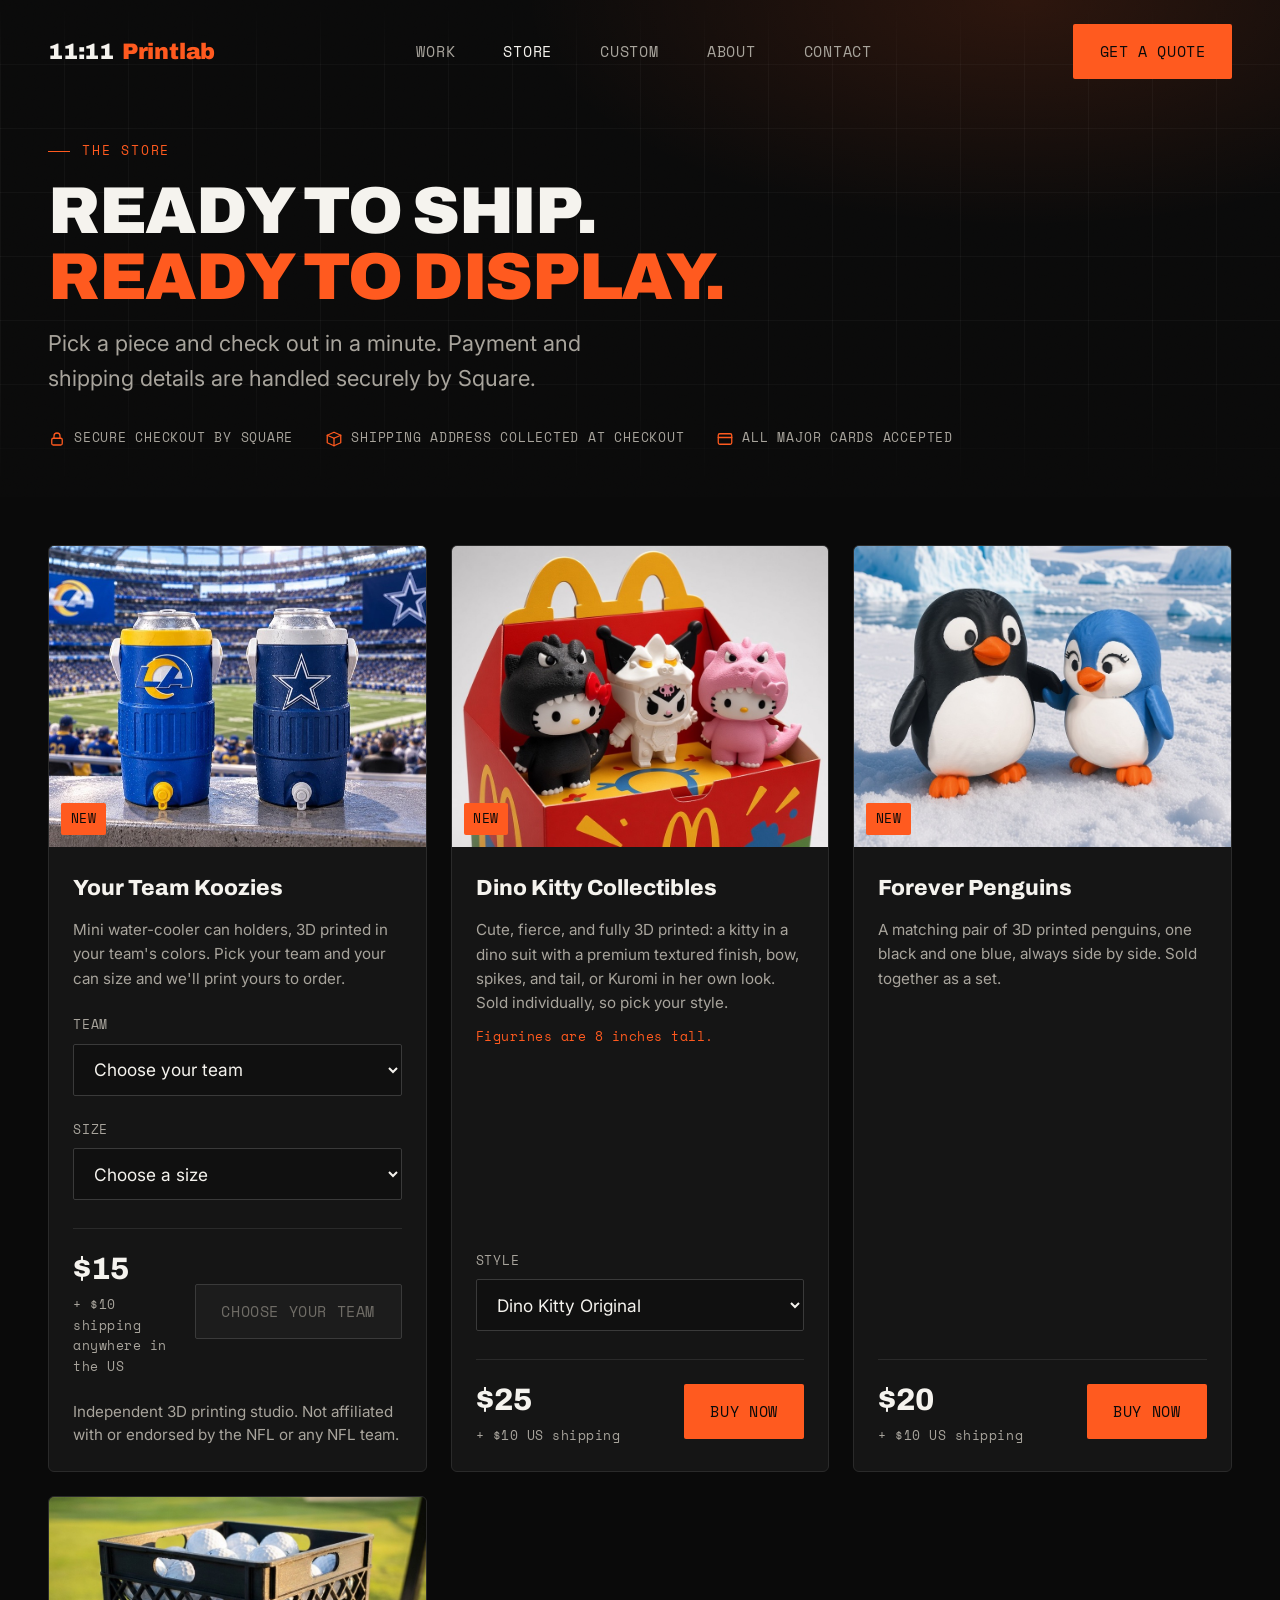
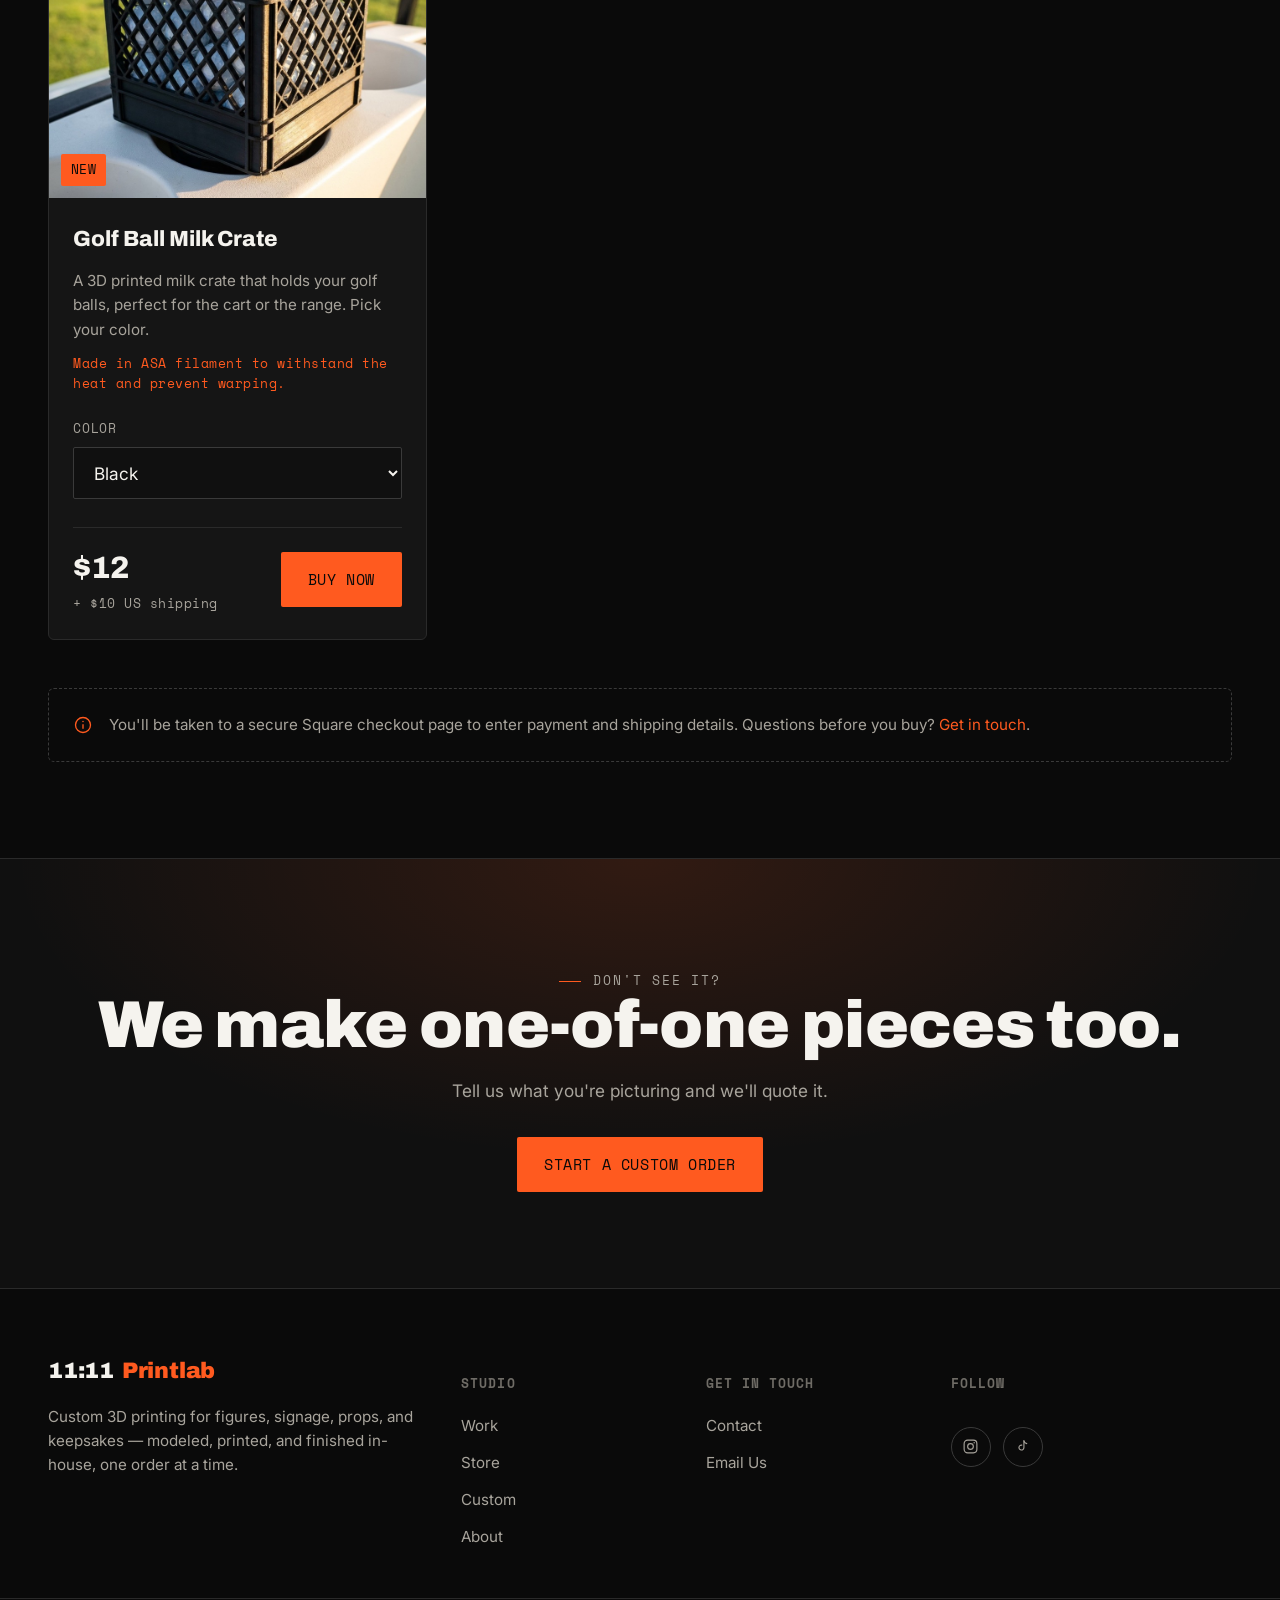
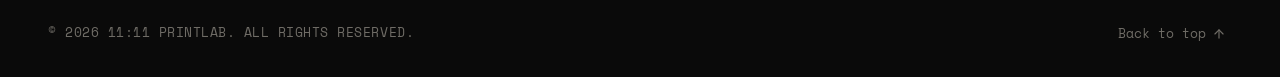
<file: store.html>
<!doctype html>
<html lang="en">
<head>
<meta charset="UTF-8">
<meta name="viewport" content="width=device-width, initial-scale=1">
<title>Store — 11:11 Printlab</title>
<meta name="description" content="Shop ready-to-ship 3D printed pieces from 11:11 Printlab. Secure checkout and shipping handled by Square.">
<link rel="icon" href="data:image/svg+xml,%3Csvg xmlns='http://www.w3.org/2000/svg' viewBox='0 0 64 64'%3E%3Crect width='64' height='64' rx='12' fill='%230a0a0a'/%3E%3Crect x='10' y='10' width='44' height='44' rx='6' fill='none' stroke='%23ff5a1f' stroke-width='3'/%3E%3Cpath d='M20 44V20l12 12 12-12v24' fill='none' stroke='%23ff5a1f' stroke-width='3' stroke-linecap='round' stroke-linejoin='round'/%3E%3C/svg%3E">
<link rel="stylesheet" href="css/style.css?v=20261027c">
</head>
<body>
<a class="skip-link" href="#main">Skip to content</a>

<header class="site-header" id="siteHeader">
  <div class="container nav-row">
    <a href="index.html" class="logo" aria-label="11:11 Printlab home">
      11:11 <em>Printlab</em>
    </a>

    <nav class="nav-links" aria-label="Primary">
      <a href="index.html#work">Work</a>
      <a href="store.html" aria-current="page" style="color:var(--text);">Store</a>
      <a href="index.html#shop">Custom</a>
      <a href="index.html#about">About</a>
      <a href="index.html#contact">Contact</a>
    </nav>

    <div class="nav-actions">
      <a href="index.html#contact" class="btn btn-primary nav-cta">Get a Quote</a>
      <button class="nav-toggle" id="navToggle" aria-label="Toggle menu" aria-expanded="false" aria-controls="mobileMenu">
        <svg class="icon-open" viewBox="0 0 24 24" fill="none" stroke="currentColor" stroke-width="1.8" stroke-linecap="round" aria-hidden="true"><line x1="3" y1="6" x2="21" y2="6"/><line x1="3" y1="12" x2="21" y2="12"/><line x1="3" y1="18" x2="21" y2="18"/></svg>
        <svg class="icon-close" viewBox="0 0 24 24" fill="none" stroke="currentColor" stroke-width="1.8" stroke-linecap="round" aria-hidden="true"><line x1="5" y1="5" x2="19" y2="19"/><line x1="19" y1="5" x2="5" y2="19"/></svg>
      </button>
    </div>
  </div>
</header>

<div class="mobile-menu" id="mobileMenu">
  <a href="index.html#work">Work</a>
  <a href="store.html">Store</a>
  <a href="index.html#shop">Custom</a>
  <a href="index.html#about">About</a>
  <a href="index.html#contact">Contact</a>
  <a href="index.html#contact" class="btn btn-primary">Get a Quote</a>
</div>

<main id="main">

  <section class="store-hero grain">
    <div class="hero-grid" aria-hidden="true"></div>
    <div class="container" style="position:relative;">
      <p class="eyebrow">The Store</p>
      <h1 class="h-display store-title">Ready to ship. <span style="color:var(--orange);">Ready to display.</span></h1>
      <p class="store-sub">Pick a piece and check out in a minute. Payment and shipping details are handled securely by Square.</p>
      <ul class="trust-row">
        <li>
          <svg viewBox="0 0 24 24" fill="none" stroke="currentColor" stroke-width="1.7" stroke-linecap="round" stroke-linejoin="round" aria-hidden="true"><rect x="5" y="11" width="14" height="9" rx="2"/><path d="M8 11V8a4 4 0 0 1 8 0v3"/></svg>
          Secure checkout by Square
        </li>
        <li>
          <svg viewBox="0 0 24 24" fill="none" stroke="currentColor" stroke-width="1.7" stroke-linecap="round" stroke-linejoin="round" aria-hidden="true"><path d="M3 7l9-4 9 4-9 4-9-4z"/><path d="M3 7v10l9 4 9-4V7"/><path d="M12 11v10"/></svg>
          Shipping address collected at checkout
        </li>
        <li>
          <svg viewBox="0 0 24 24" fill="none" stroke="currentColor" stroke-width="1.7" stroke-linecap="round" stroke-linejoin="round" aria-hidden="true"><rect x="3" y="5" width="18" height="14" rx="2"/><path d="M3 10h18"/></svg>
          All major cards accepted
        </li>
      </ul>
    </div>
  </section>

  <section class="section-pad" style="padding-top: var(--space-6);">
    <div class="container">

      <!--
        HOW TO MAKE A BUY NOW BUTTON LIVE
        1. In your Square Dashboard, create a payment link for the product (turn on shipping address collection).
        2. Paste the link into that product's data-square-url below, e.g. data-square-url="https://square.link/u/xxxxxxx"
        3. Until a link is pasted, the button shows "Coming Soon" and can't be clicked.
        Product names, descriptions and prices below are PLACEHOLDERS: edit them to match your Square items.
      -->

      <div class="shop-grid" id="productGrid">

        <!--
          Your Team Koozies: Team + Size dropdowns, $15 + $10 flat US shipping.
          HOW TO MAKE "BUY NOW" GO STRAIGHT TO SQUARE: paste Square payment links into the #koozieLinks block below.
          Until a link exists for the chosen options, the button opens a pre-filled email order instead, so no sale is lost.
        -->
        <article class="shop-card product-card" id="koozieCard">
          <div class="shop-card-media">
            <a href="assets/work/your-team-koozies.jpg" target="_blank" rel="noopener" aria-label="View the full Your Team Koozies product image">
              <img src="assets/work/thumbs/your-team-koozies.jpg" alt="Two mini water-cooler can koozies in team colors, each holding a can, at a football stadium" width="900" height="599" loading="lazy">
            </a>
            <span class="shop-card-price">New</span>
          </div>
          <div class="shop-card-body">
            <h3>Your Team Koozies</h3>
            <p>Mini water-cooler can holders, 3D printed in your team's colors. Pick your team and your can size and we'll print yours to order.</p>
            <div class="field product-option">
              <label for="koozieTeam">Team</label>
              <select id="koozieTeam" class="product-select-combo">
                <option value="">Choose your team</option>
                <option value="Arizona Cardinals">Arizona (ARI)</option>
                <option value="Atlanta Falcons">Atlanta (ATL)</option>
                <option value="Baltimore Ravens">Baltimore (BAL)</option>
                <option value="Buffalo Bills">Buffalo (BUF)</option>
                <option value="Carolina Panthers">Carolina (CAR)</option>
                <option value="Chicago Bears">Chicago (CHI)</option>
                <option value="Cincinnati Bengals">Cincinnati (CIN)</option>
                <option value="Cleveland Browns">Cleveland (CLE)</option>
                <option value="Dallas Cowboys">Dallas (DAL)</option>
                <option value="Denver Broncos">Denver (DEN)</option>
                <option value="Detroit Lions">Detroit (DET)</option>
                <option value="Green Bay Packers">Green Bay (GB)</option>
                <option value="Houston Texans">Houston (HOU)</option>
                <option value="Indianapolis Colts">Indianapolis (IND)</option>
                <option value="Jacksonville Jaguars">Jacksonville (JAX)</option>
                <option value="Kansas City Chiefs">Kansas City (KC)</option>
                <option value="Las Vegas Raiders">Las Vegas (LV)</option>
                <option value="Los Angeles Chargers">Los Angeles (LAC)</option>
                <option value="Los Angeles Rams">Los Angeles (LAR)</option>
                <option value="Miami Dolphins">Miami (MIA)</option>
                <option value="Minnesota Vikings">Minnesota (MIN)</option>
                <option value="New England Patriots">New England (NE)</option>
                <option value="New Orleans Saints">New Orleans (NO)</option>
                <option value="New York Giants">New York (NYG)</option>
                <option value="New York Jets">New York (NYJ)</option>
                <option value="Philadelphia Eagles">Philadelphia (PHI)</option>
                <option value="Pittsburgh Steelers">Pittsburgh (PIT)</option>
                <option value="San Francisco 49ers">San Francisco (SF)</option>
                <option value="Seattle Seahawks">Seattle (SEA)</option>
                <option value="Tampa Bay Buccaneers">Tampa Bay (TB)</option>
                <option value="Tennessee Titans">Tennessee (TEN)</option>
                <option value="Washington Commanders">Washington (WAS)</option>
              </select>
            </div>
            <div class="field product-option">
              <label for="koozieSize">Size</label>
              <select id="koozieSize" class="product-select-combo">
                <option value="">Choose a size</option>
                <option value="12 oz Standard">12 oz Standard</option>
                <option value="12 oz Skinny">12 oz Skinny</option>
                <option value="16 oz">16 oz</option>
              </select>
            </div>
            <div class="product-foot">
              <span class="product-price">$15 <small class="product-ship">+ $10 shipping anywhere in the US</small></span>
              <a class="btn btn-primary combo-btn" id="koozieBuy" href="#" aria-disabled="true">Choose Your Team</a>
            </div>
            <p class="product-hint" id="koozieHint" hidden>Online checkout for this option is coming soon. This button opens an email with your choices filled in, and we'll reply with a secure payment link.</p>
            <p class="product-fine">Independent 3D printing studio. Not affiliated with or endorsed by the NFL or any NFL team.</p>
          </div>
        </article>

        <script type="application/json" id="koozieLinks">{
  "links": {
    "Arizona Cardinals|12 oz Standard": "https://square.link/u/JBSqYh5T",
    "Arizona Cardinals|12 oz Skinny": "https://square.link/u/rxHlxi95",
    "Arizona Cardinals|16 oz": "https://square.link/u/DiKv8sRo",
    "Atlanta Falcons|12 oz Standard": "https://square.link/u/T2wOXr8x",
    "Atlanta Falcons|12 oz Skinny": "https://square.link/u/XoTaGLgB",
    "Atlanta Falcons|16 oz": "https://square.link/u/0XkMxsGE",
    "Baltimore Ravens|12 oz Standard": "https://square.link/u/Q22rOO2i",
    "Baltimore Ravens|12 oz Skinny": "https://square.link/u/RdR6Q0w7",
    "Baltimore Ravens|16 oz": "https://square.link/u/66eryMTa",
    "Buffalo Bills|12 oz Standard": "https://square.link/u/mzKzcBPO",
    "Buffalo Bills|12 oz Skinny": "https://square.link/u/dk96EEfb",
    "Buffalo Bills|16 oz": "https://square.link/u/lBHtceQn",
    "Carolina Panthers|12 oz Standard": "https://square.link/u/QMSdUX0D",
    "Carolina Panthers|12 oz Skinny": "https://square.link/u/YLAGQjJo",
    "Carolina Panthers|16 oz": "https://square.link/u/Mu2xaz9F",
    "Chicago Bears|12 oz Standard": "https://square.link/u/1DyXOYnx",
    "Chicago Bears|12 oz Skinny": "https://square.link/u/kZC0rRc1",
    "Chicago Bears|16 oz": "https://square.link/u/g0fCK5k8",
    "Cincinnati Bengals|12 oz Standard": "https://square.link/u/4343VmMT",
    "Cincinnati Bengals|12 oz Skinny": "https://square.link/u/b4sQVVnJ",
    "Cincinnati Bengals|16 oz": "https://square.link/u/ol9ri6Nf",
    "Cleveland Browns|12 oz Standard": "https://square.link/u/AatZvP4i",
    "Cleveland Browns|12 oz Skinny": "https://square.link/u/xLkyhSWK",
    "Cleveland Browns|16 oz": "https://square.link/u/Fv0Ai7fH",
    "Dallas Cowboys|12 oz Standard": "https://square.link/u/VU2vOKI1",
    "Dallas Cowboys|12 oz Skinny": "https://square.link/u/1xRnqkC7",
    "Dallas Cowboys|16 oz": "https://square.link/u/f4Wkx5aX",
    "Denver Broncos|12 oz Standard": "https://square.link/u/L3ldXZjc",
    "Denver Broncos|12 oz Skinny": "https://square.link/u/DQC5TFgm",
    "Denver Broncos|16 oz": "https://square.link/u/iDOqg4Iv",
    "Detroit Lions|12 oz Standard": "https://square.link/u/cDlC5kfr",
    "Detroit Lions|12 oz Skinny": "https://square.link/u/WETHnm3x",
    "Detroit Lions|16 oz": "https://square.link/u/6z2fUNGj",
    "Green Bay Packers|12 oz Standard": "https://square.link/u/VjcX9MxE",
    "Green Bay Packers|12 oz Skinny": "https://square.link/u/KmjbODf8",
    "Green Bay Packers|16 oz": "https://square.link/u/RCElg3fg",
    "Houston Texans|12 oz Standard": "https://square.link/u/WEacOWkb",
    "Houston Texans|12 oz Skinny": "https://square.link/u/PrFIaD8Q",
    "Houston Texans|16 oz": "https://square.link/u/I2gsOv7f",
    "Indianapolis Colts|12 oz Standard": "https://square.link/u/G8aKiqI4",
    "Indianapolis Colts|12 oz Skinny": "https://square.link/u/1UeVT7NY",
    "Indianapolis Colts|16 oz": "https://square.link/u/9Goz4Vm3",
    "Jacksonville Jaguars|12 oz Standard": "https://square.link/u/Uco5pdwo",
    "Jacksonville Jaguars|12 oz Skinny": "https://square.link/u/tcWv85nX",
    "Jacksonville Jaguars|16 oz": "https://square.link/u/zpi4DPh2",
    "Kansas City Chiefs|12 oz Standard": "https://square.link/u/K7zI120y",
    "Kansas City Chiefs|12 oz Skinny": "https://square.link/u/QaDVNDlW",
    "Kansas City Chiefs|16 oz": "https://square.link/u/ekWYSwp1",
    "Las Vegas Raiders|12 oz Standard": "https://square.link/u/sn3newDM",
    "Las Vegas Raiders|12 oz Skinny": "https://square.link/u/vcQ8QDXj",
    "Las Vegas Raiders|16 oz": "https://square.link/u/NqZ9hJpH",
    "Los Angeles Chargers|12 oz Standard": "https://square.link/u/TC3OVisG",
    "Los Angeles Chargers|12 oz Skinny": "https://square.link/u/bfAh7n0J",
    "Los Angeles Chargers|16 oz": "https://square.link/u/eW0ZykqB",
    "Los Angeles Rams|12 oz Standard": "https://square.link/u/LQTugmeA",
    "Los Angeles Rams|12 oz Skinny": "https://square.link/u/CBr3fv93",
    "Los Angeles Rams|16 oz": "https://square.link/u/yfwFMHQR",
    "Miami Dolphins|12 oz Standard": "https://square.link/u/BEAgsP2k",
    "Miami Dolphins|12 oz Skinny": "https://square.link/u/N5o20WAF",
    "Miami Dolphins|16 oz": "https://square.link/u/jeJYNhXa",
    "Minnesota Vikings|12 oz Standard": "https://square.link/u/roLU4b2G",
    "Minnesota Vikings|12 oz Skinny": "https://square.link/u/1bB5XaSg",
    "Minnesota Vikings|16 oz": "https://square.link/u/lXHblibl",
    "New England Patriots|12 oz Standard": "https://square.link/u/Cpf3Q31i",
    "New England Patriots|12 oz Skinny": "https://square.link/u/a2KvWnRb",
    "New England Patriots|16 oz": "https://square.link/u/YAdPuWR9",
    "New Orleans Saints|12 oz Standard": "https://square.link/u/gAkaDpmR",
    "New Orleans Saints|12 oz Skinny": "https://square.link/u/vGhJ351T",
    "New Orleans Saints|16 oz": "https://square.link/u/BBGbT9oL",
    "New York Giants|12 oz Standard": "https://square.link/u/qVyBZ71D",
    "New York Giants|12 oz Skinny": "https://square.link/u/5hh5FNuj",
    "New York Giants|16 oz": "https://square.link/u/ivvS3SOG",
    "New York Jets|12 oz Standard": "https://square.link/u/3zjZYbXy",
    "New York Jets|12 oz Skinny": "https://square.link/u/7voRlfPX",
    "New York Jets|16 oz": "https://square.link/u/R7IasGx9",
    "Philadelphia Eagles|12 oz Standard": "https://square.link/u/fFXx8zyd",
    "Philadelphia Eagles|12 oz Skinny": "https://square.link/u/iIUp4NW8",
    "Philadelphia Eagles|16 oz": "https://square.link/u/IaUWu4q1",
    "Pittsburgh Steelers|12 oz Standard": "https://square.link/u/h7JRfOHG",
    "Pittsburgh Steelers|12 oz Skinny": "https://square.link/u/GJiAObu9",
    "Pittsburgh Steelers|16 oz": "https://square.link/u/5DwZWjZi",
    "San Francisco 49ers|12 oz Standard": "https://square.link/u/XtBkBYIg",
    "San Francisco 49ers|12 oz Skinny": "https://square.link/u/h4aheANH",
    "San Francisco 49ers|16 oz": "https://square.link/u/xChEvsOU",
    "Seattle Seahawks|12 oz Standard": "https://square.link/u/IMPwoYcF",
    "Seattle Seahawks|12 oz Skinny": "https://square.link/u/mw26UYJs",
    "Seattle Seahawks|16 oz": "https://square.link/u/sGhY228F",
    "Tampa Bay Buccaneers|12 oz Standard": "https://square.link/u/VBGKHsLu",
    "Tampa Bay Buccaneers|12 oz Skinny": "https://square.link/u/YXkiFARm",
    "Tampa Bay Buccaneers|16 oz": "https://square.link/u/PAmm6ULp",
    "Tennessee Titans|12 oz Standard": "https://square.link/u/wnzTMUiT",
    "Tennessee Titans|12 oz Skinny": "https://square.link/u/GzQgweWt",
    "Tennessee Titans|16 oz": "https://square.link/u/V9LUQFEP",
    "Washington Commanders|12 oz Standard": "https://square.link/u/DKh3UiHM",
    "Washington Commanders|12 oz Skinny": "https://square.link/u/JQdBnm2v",
    "Washington Commanders|16 oz": "https://square.link/u/mfiwKD76"
  }
}</script>
        <!--
          koozieLinks keys, most specific first:
            "Dallas Cowboys|12 oz Skinny": "https://square.link/u/..."   one link for that exact team + size
            "*|12 oz Skinny": "https://square.link/u/..."                one link for a size (any team)
            "Dallas Cowboys|*": "https://square.link/u/..."                one link for a team (any size)
            "*|*": "https://square.link/u/..."                             one link for everything
        -->

        <!-- Dino Kitty Collectibles: each color option carries its own Square payment link in data-square-url -->
        <article class="shop-card product-card">
          <div class="shop-card-media">
            <a href="assets/work/dino-kitty.jpg?v=1" target="_blank" rel="noopener" aria-label="View the full Dino Kitty Collectibles product image">
              <img src="assets/work/thumbs/dino-kitty.jpg?v=1" alt="Dino Kitty Collectibles: three 3D printed kitties in black dinosaur, white robot dragon and pink dinosaur costumes, standing in a red toy box" width="900" height="720" loading="lazy">
            </a>
            <span class="shop-card-price">New</span>
          </div>
          <div class="shop-card-body">
            <h3>Dino Kitty Collectibles</h3>
            <p>Cute, fierce, and fully 3D printed: a kitty in a dino suit with a premium textured finish, bow, spikes, and tail, or Kuromi in her own look. Sold individually, so pick your style.<span class="product-spec">Figurines are 8 inches tall.</span></p>
            <div class="field product-option">
              <label for="dinoDuoColor">Style</label>
              <select id="dinoDuoColor" class="product-select" data-buy="dinoDuoBuy">
                <option value="Dino Kitty Original" data-square-url="https://square.link/u/CS9ErSWD">Dino Kitty Original</option>
                <option value="Dino Kuromi Original" data-square-url="https://square.link/u/5uyrSoNb">Dino Kuromi Original</option>
                <option value="Dino Kitty Custom Color" data-square-url="https://square.link/u/TPXJKaIw">Dino Kitty Custom Color (tell us at checkout)</option>
                <option value="Dino Kuromi Custom Color" data-square-url="https://square.link/u/7Llnfw5g">Dino Kuromi Custom Color (tell us at checkout)</option>
              </select>
            </div>
            <div class="product-foot">
              <span class="product-price">$25 <small class="product-ship">+ $10 US shipping</small></span>
              <a class="btn btn-primary buy-btn" id="dinoDuoBuy" href="#" data-square-url="" data-product="Dino Kitty Collectibles">Buy Now</a>
            </div>
          </div>
        </article>

        <!-- Forever Penguins: one product, sold as a pair. Single Square payment link on the button. -->
        <article class="shop-card product-card">
          <div class="shop-card-media">
            <a href="assets/work/forever-penguins.jpg?v=1" target="_blank" rel="noopener" aria-label="View the full Forever Penguins product image">
              <img src="assets/work/thumbs/forever-penguins.jpg?v=1" alt="Forever Penguins: a black penguin and a smaller blue penguin with long lashes, 3D printed, standing together on snow in front of icebergs" width="864" height="691" loading="lazy">
            </a>
            <span class="shop-card-price">New</span>
          </div>
          <div class="shop-card-body">
            <h3>Forever Penguins</h3>
            <p>A matching pair of 3D printed penguins, one black and one blue, always side by side. Sold together as a set.</p>
            <div class="product-foot">
              <span class="product-price">$20 <small class="product-ship">+ $10 US shipping</small></span>
              <a class="btn btn-primary buy-btn" id="foreverPenguinsBuy" href="#" data-square-url="https://square.link/u/razE2Knm" data-product="Forever Penguins (pair)">Buy Now</a>
            </div>
          </div>
        </article>

        <!-- Golf Ball Milk Crate: each color option carries its own Square payment link in data-square-url -->
        <article class="shop-card product-card">
          <div class="shop-card-media">
            <a href="assets/work/golf-ball-milk-crate.jpg?v=1" target="_blank" rel="noopener" aria-label="View the full Golf Ball Milk Crate product image">
              <img src="assets/work/thumbs/golf-ball-milk-crate.jpg?v=1" alt="Golf Ball Milk Crate: a black 3D printed milk crate full of golf balls sitting in the cup holder of a golf cart" width="900" height="720" loading="lazy">
            </a>
            <span class="shop-card-price">New</span>
          </div>
          <div class="shop-card-body">
            <h3>Golf Ball Milk Crate</h3>
            <p>A 3D printed milk crate that holds your golf balls, perfect for the cart or the range. Pick your color.<span class="product-spec">Made in ASA filament to withstand the heat and prevent warping.</span></p>
            <div class="field product-option">
              <label for="golfCrateColor">Color</label>
              <select id="golfCrateColor" class="product-select" data-buy="golfCrateBuy">
                <option value="Black" data-square-url="https://square.link/u/QCd4hI5e">Black</option>
                <option value="Custom Color" data-square-url="https://square.link/u/x7pXb7Gl">Custom Color (tell us at checkout)</option>
              </select>
            </div>
            <div class="product-foot">
              <span class="product-price">$12 <small class="product-ship">+ $10 US shipping</small></span>
              <a class="btn btn-primary buy-btn" id="golfCrateBuy" href="#" data-square-url="" data-product="Golf Ball Milk Crate">Buy Now</a>
            </div>
          </div>
        </article>

      </div>

      <div class="shop-note">
        <svg viewBox="0 0 24 24" fill="none" stroke="currentColor" stroke-width="1.6" aria-hidden="true"><circle cx="12" cy="12" r="9"/><line x1="12" y1="11" x2="12" y2="16.5"/><circle cx="12" cy="7.8" r="0.9" fill="currentColor" stroke="none"/></svg>
        <span>You'll be taken to a secure Square checkout page to enter payment and shipping details. Questions before you buy? <a href="index.html#contact" style="color:var(--orange);">Get in touch</a>.</span>
      </div>
    </div>
  </section>

  <section class="section-pad cta-band">
    <div class="container">
      <p class="eyebrow" style="justify-content:center;">Don't see it?</p>
      <h2 class="h-display">We make one-of-one pieces too.</h2>
      <p>Tell us what you're picturing and we'll quote it.</p>
      <div class="hero-actions">
        <a href="index.html#contact" class="btn btn-primary">Start a Custom Order</a>
      </div>
    </div>
  </section>

</main>

<footer class="site-footer">
  <div class="container footer-top">
    <div class="footer-brand">
      <a href="index.html" class="logo">11:11 <em>Printlab</em></a>
      <p>Custom 3D printing for figures, signage, props, and keepsakes — modeled, printed, and finished in-house, one order at a time.</p>
    </div>
    <div class="footer-col">
      <h5>Studio</h5>
      <ul>
        <li><a href="index.html#work">Work</a></li>
        <li><a href="store.html">Store</a></li>
        <li><a href="index.html#shop">Custom</a></li>
        <li><a href="index.html#about">About</a></li>
      </ul>
    </div>
    <div class="footer-col">
      <h5>Get In Touch</h5>
      <ul>
        <li><a href="index.html#contact">Contact</a></li>
        <li><a href="mailto:11x11printlab@gmail.com">Email Us</a></li>
      </ul>
    </div>
    <div class="footer-col">
      <h5>Follow</h5>
      <div class="social-row">
        <a href="https://instagram.com/11x11printlab" target="_blank" rel="noopener" aria-label="11:11 Printlab on Instagram" title="Instagram">
          <svg viewBox="0 0 24 24" fill="none" stroke="currentColor" stroke-width="1.6" aria-hidden="true"><rect x="3" y="3" width="18" height="18" rx="5"/><circle cx="12" cy="12" r="4"/><circle cx="17.2" cy="6.8" r="1" fill="currentColor" stroke="none"/></svg>
        </a>
        <a href="https://www.tiktok.com/@11x11.print.lab" target="_blank" rel="noopener" aria-label="11:11 Printlab on TikTok" title="TikTok">
          <svg viewBox="0 0 24 24" fill="none" stroke="currentColor" stroke-width="1.6" stroke-linecap="round" stroke-linejoin="round" aria-hidden="true"><path d="M14 4v9.5a3.5 3.5 0 1 1-3-3.46"/><path d="M14 4c.4 2.2 2 3.6 4 4"/></svg>
        </a>
      </div>
    </div>
  </div>
  <div class="container footer-bottom">
    <span>© <span id="year"></span> 11:11 Printlab. All rights reserved.</span>
    <button class="back-to-top" id="backToTop">
      Back to top
      <svg viewBox="0 0 24 24" fill="none" stroke="currentColor" stroke-width="2" stroke-linecap="round" stroke-linejoin="round" aria-hidden="true"><line x1="12" y1="19" x2="12" y2="5"/><polyline points="5 12 12 5 19 12"/></svg>
    </button>
  </div>
</footer>

<div class="toast" id="toast"></div>

<script src="js/main.js?v=20261027b"></script>
</body>
</html>
</file>
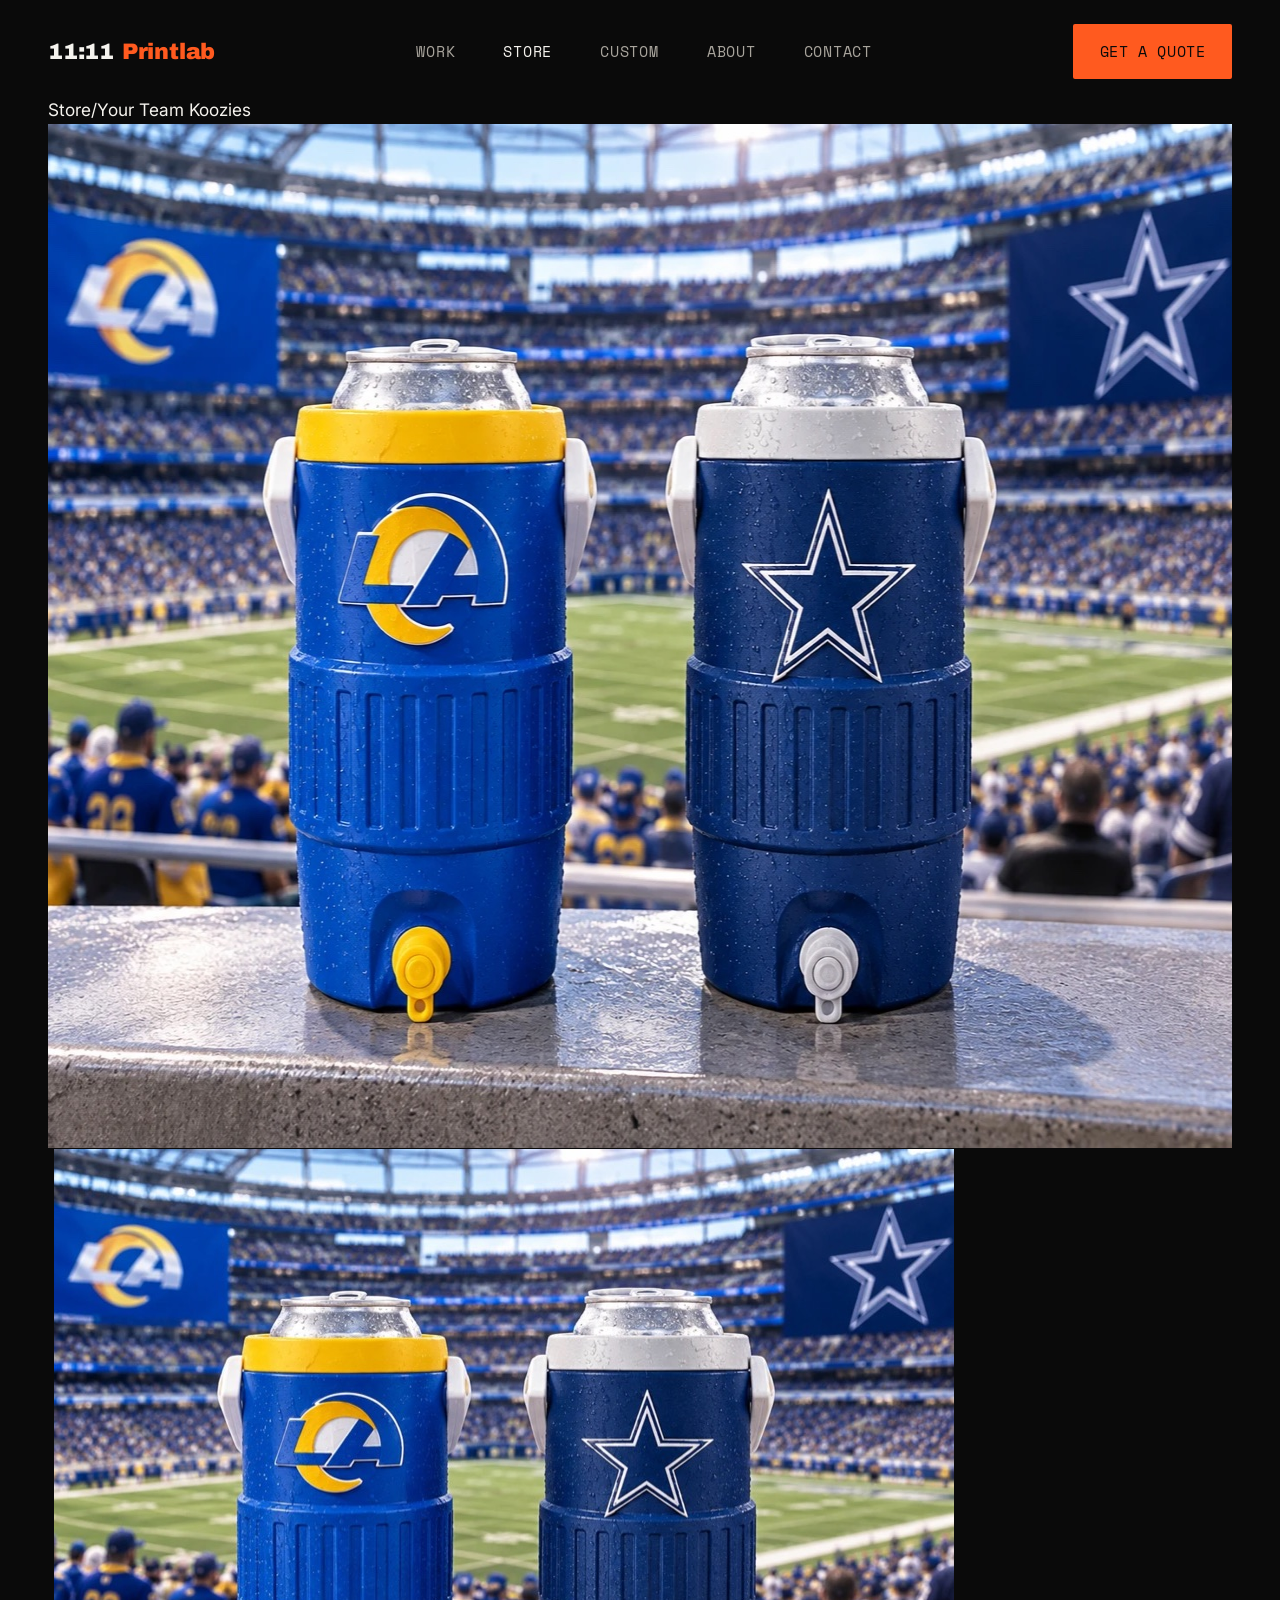
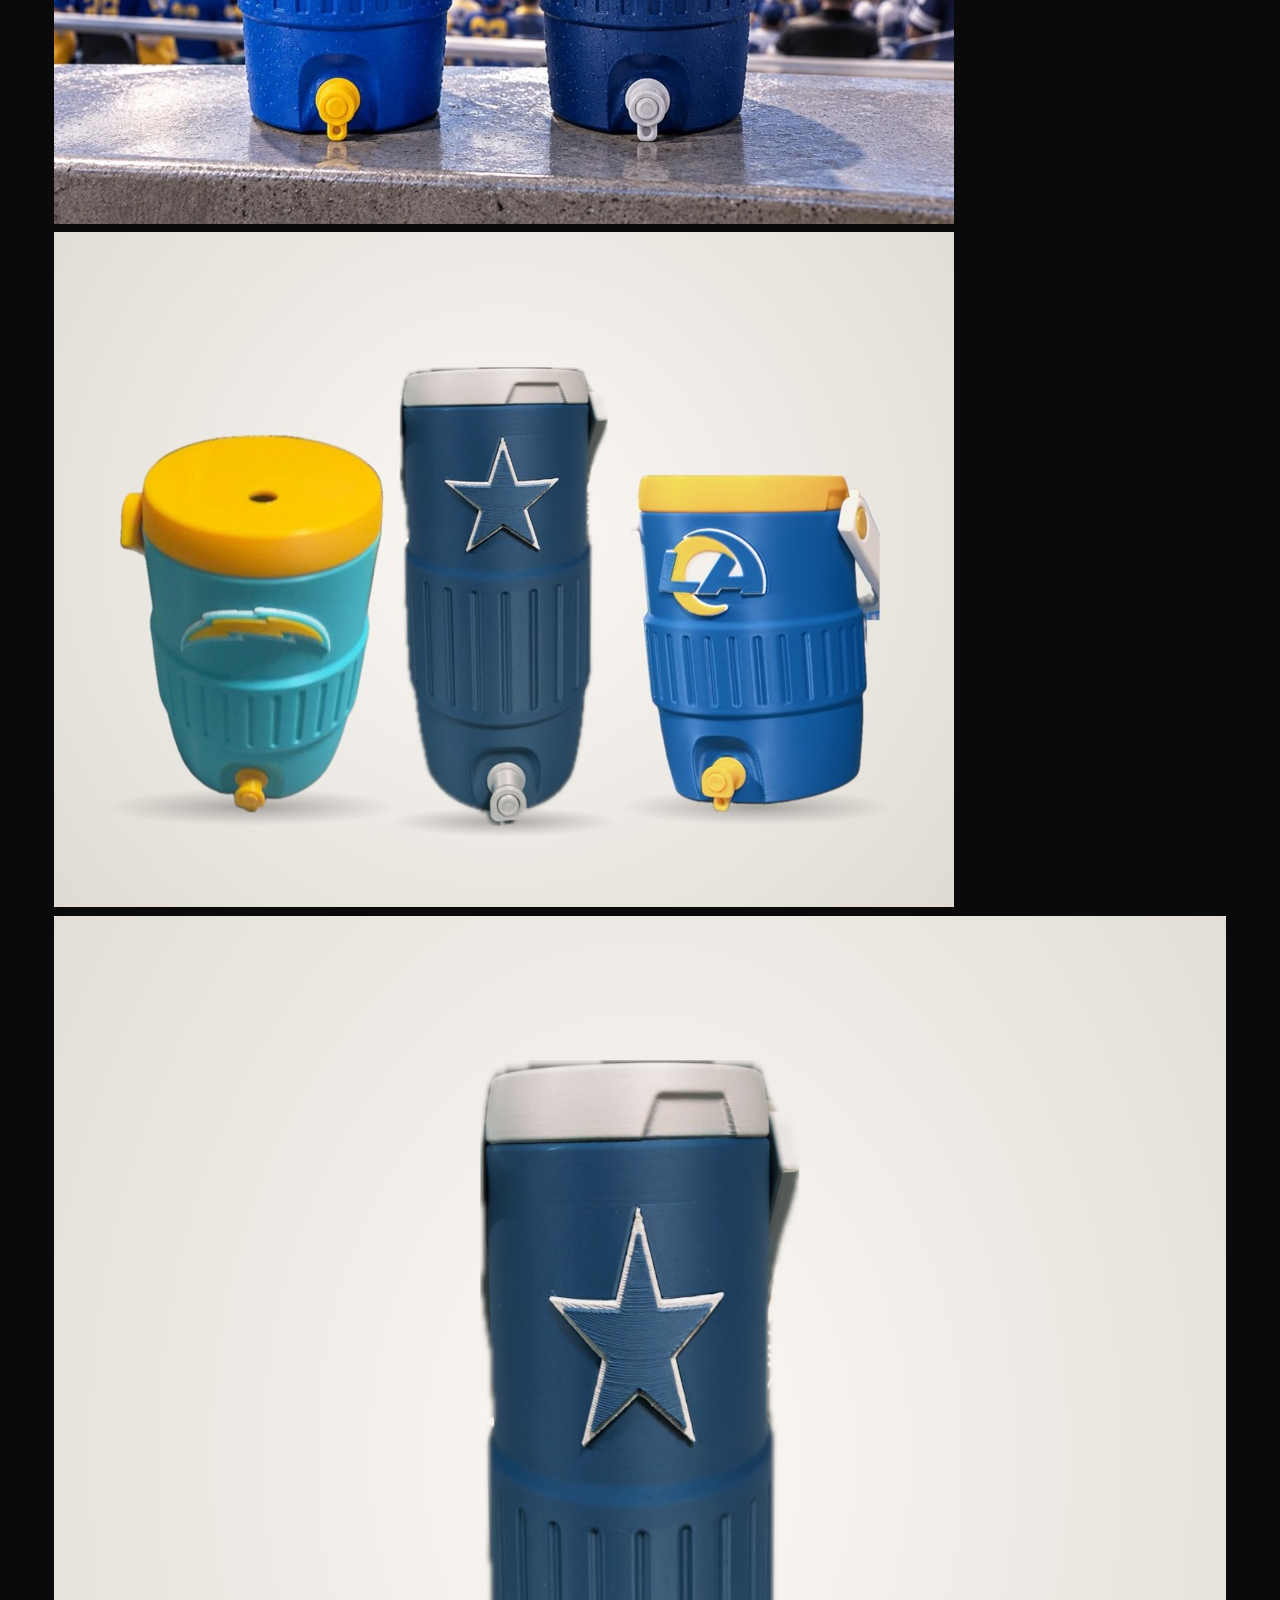
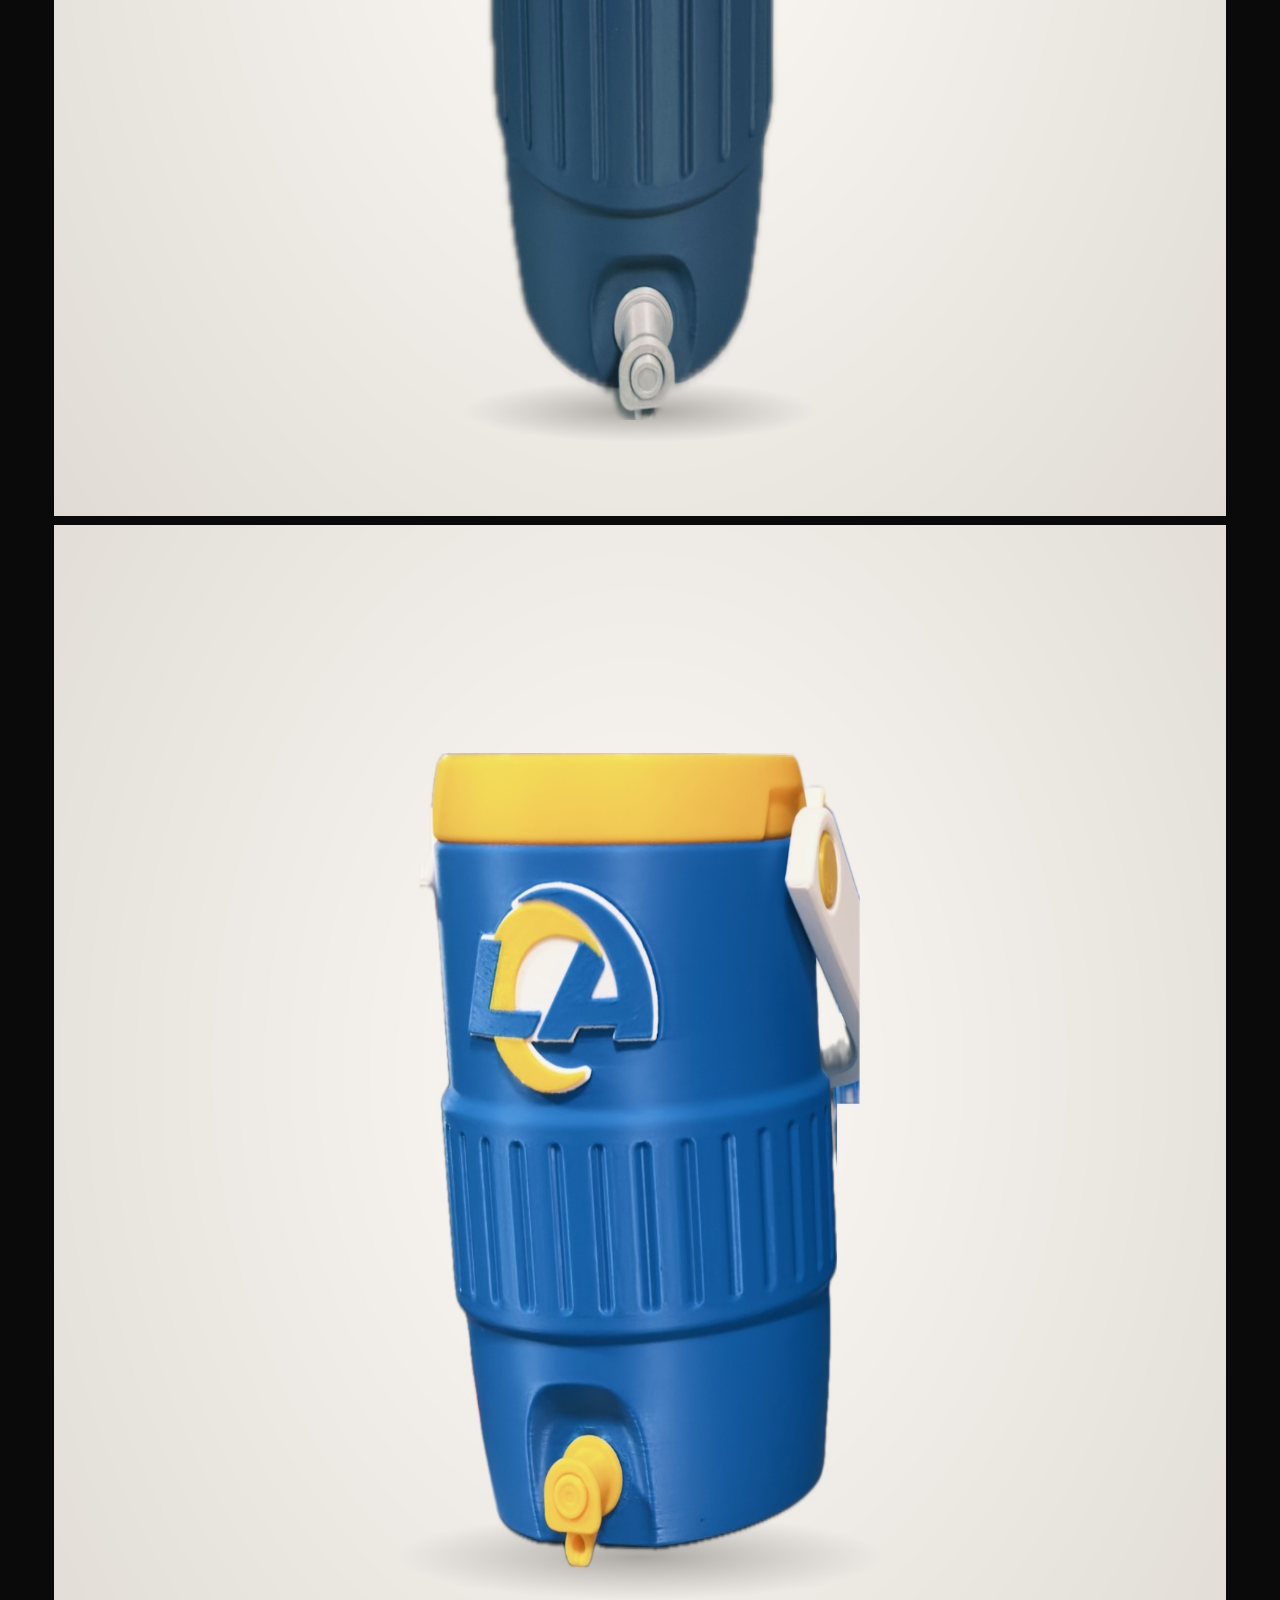
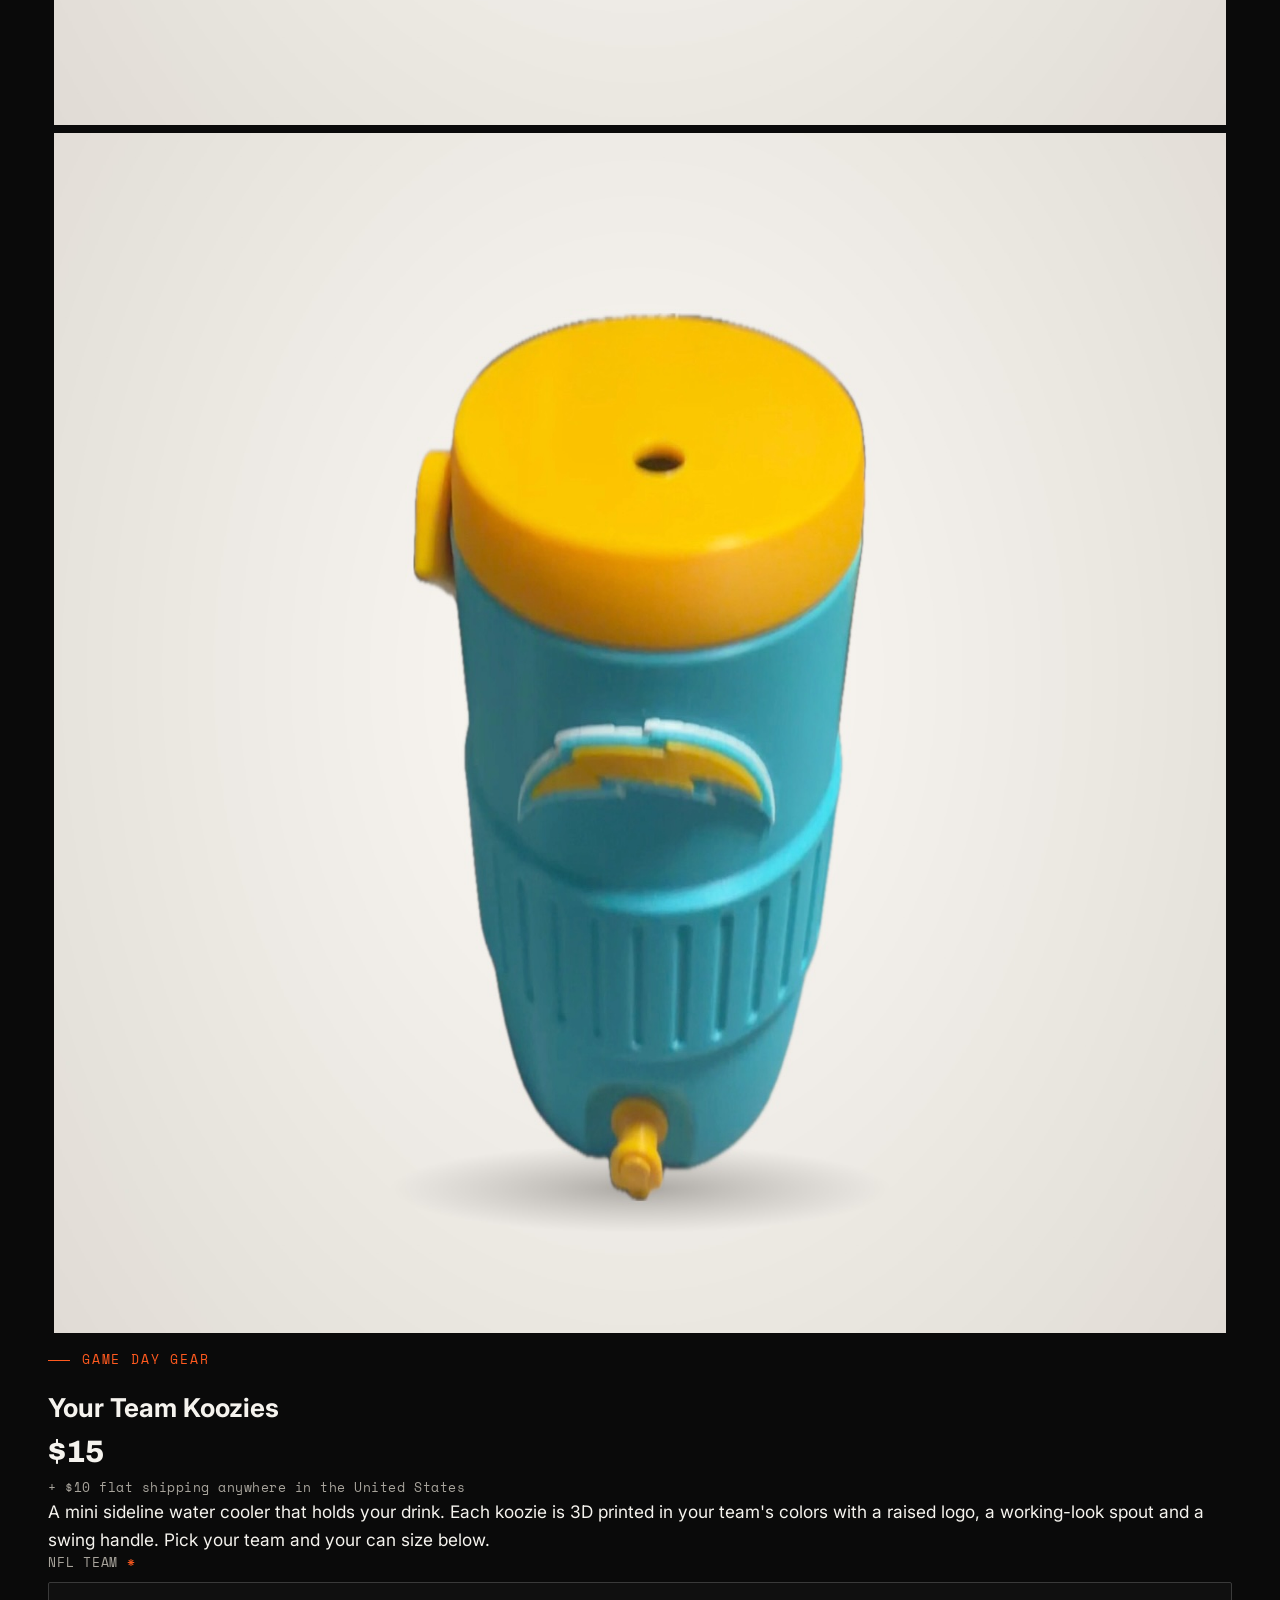
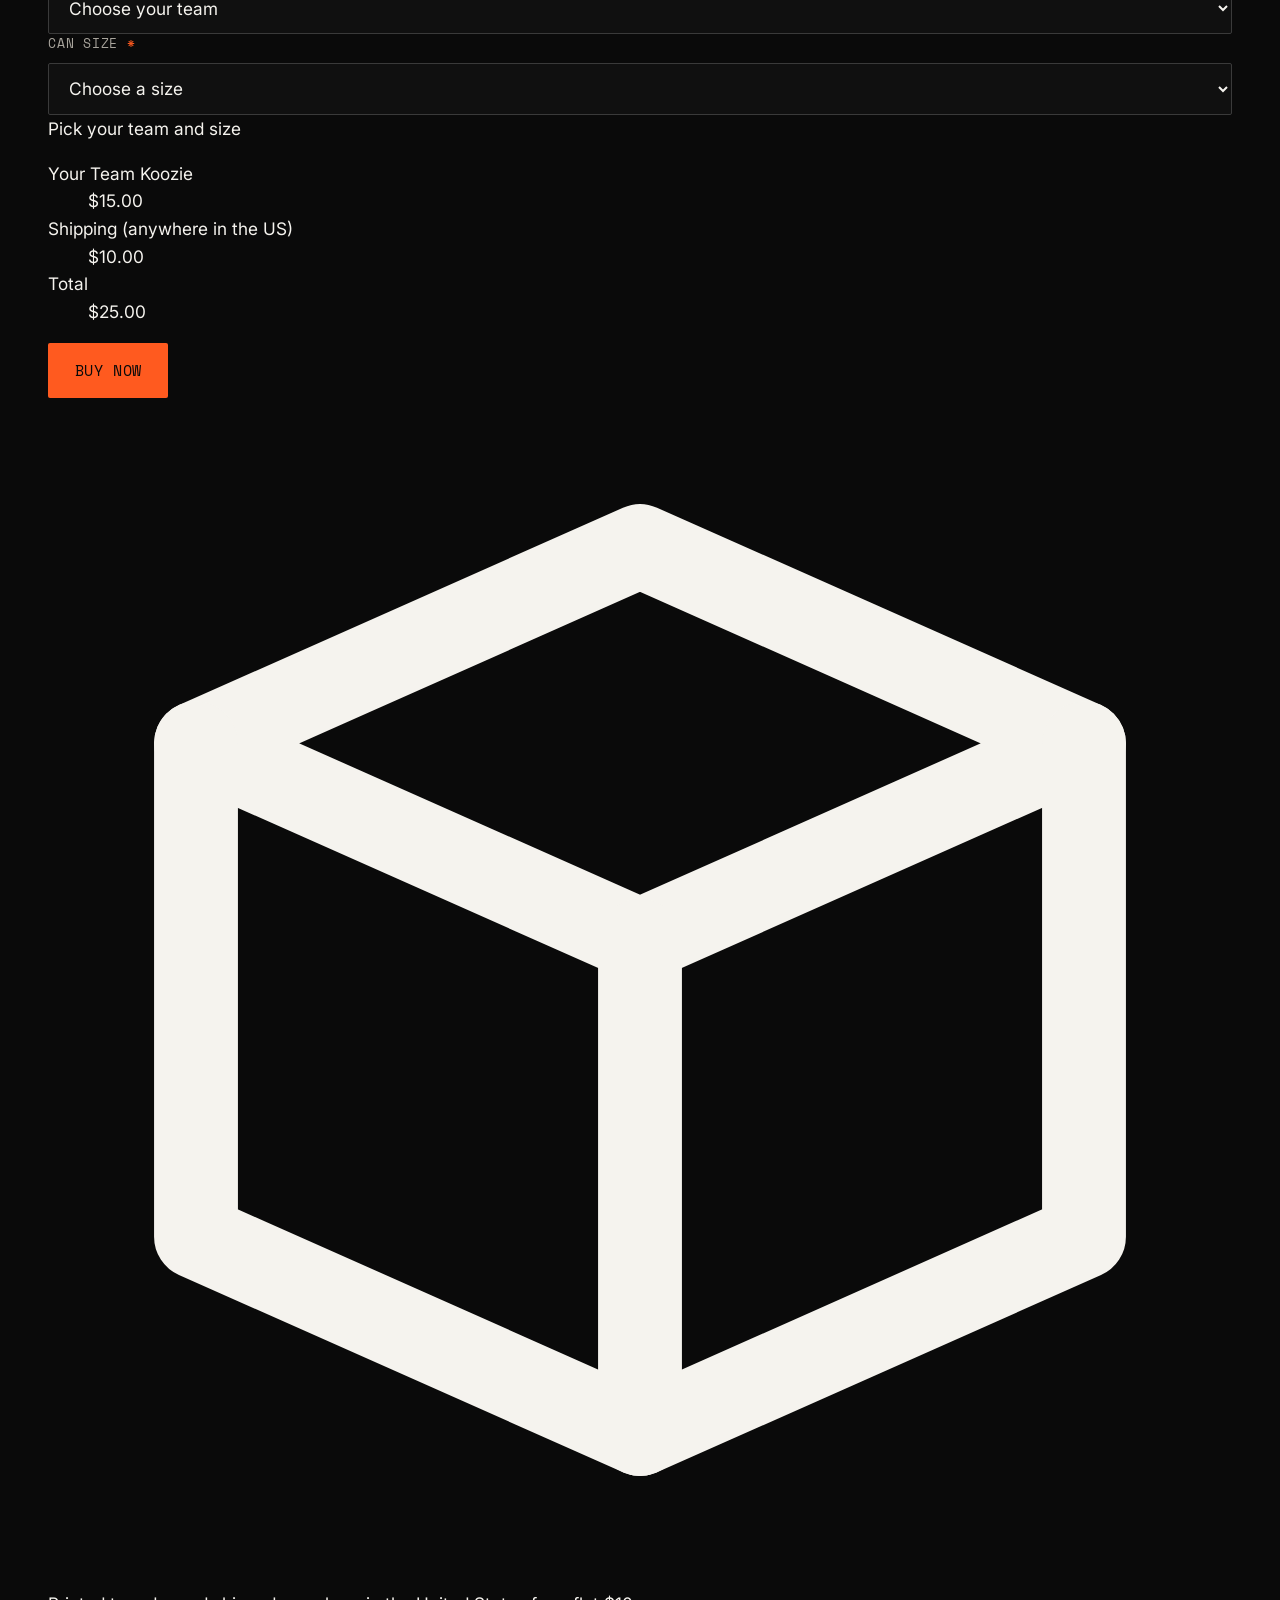
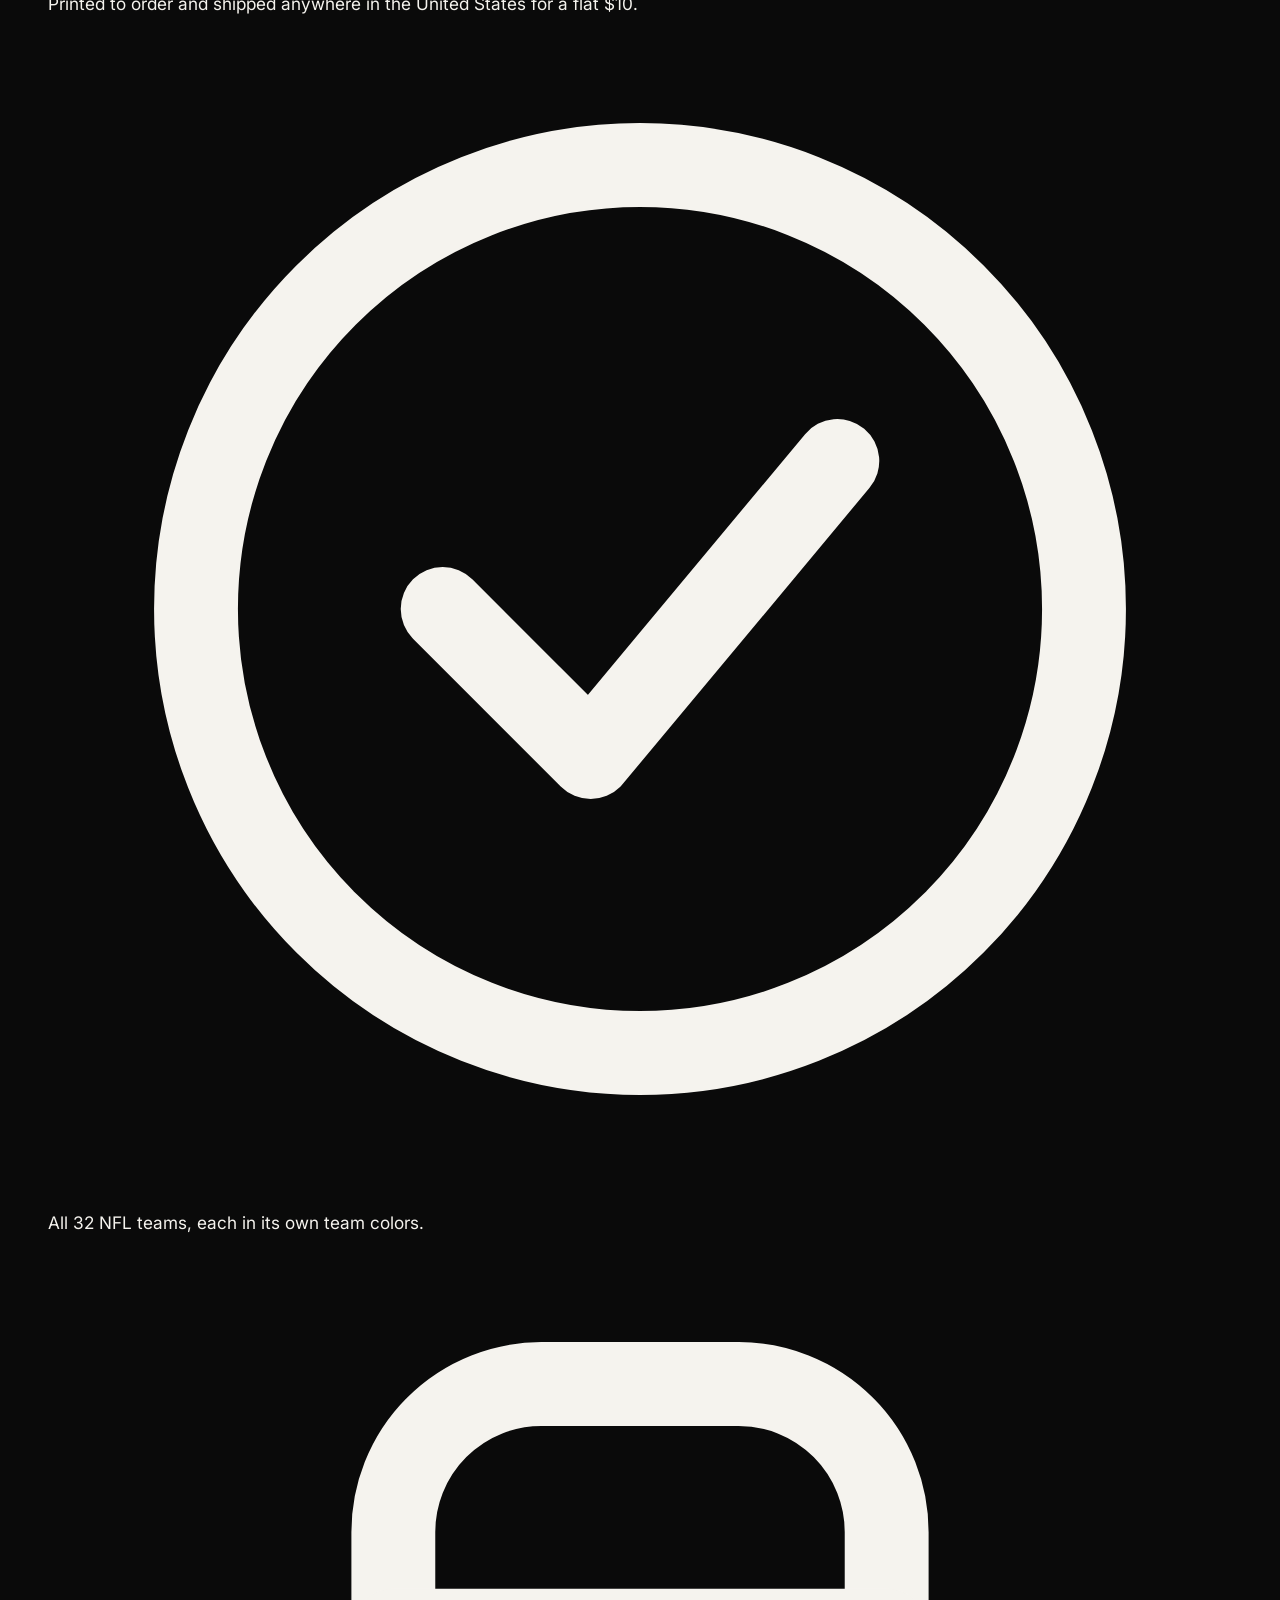
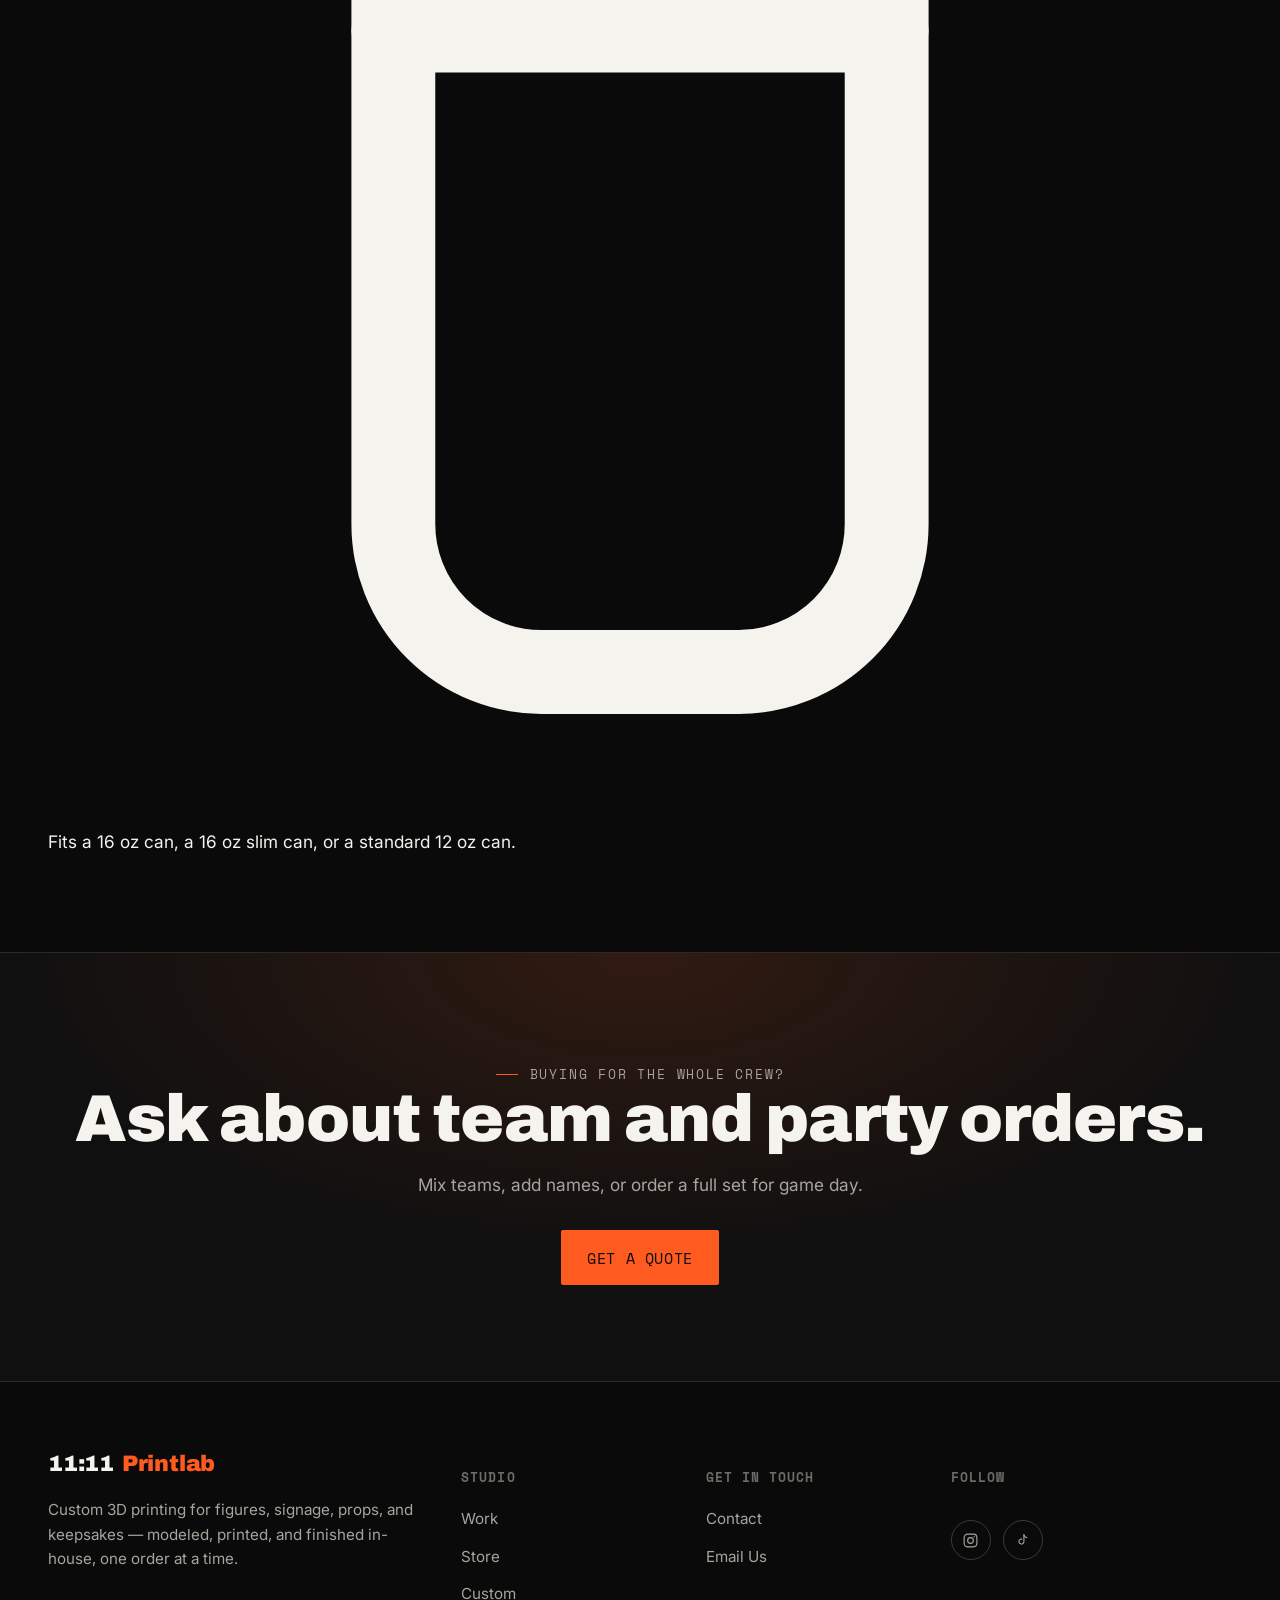
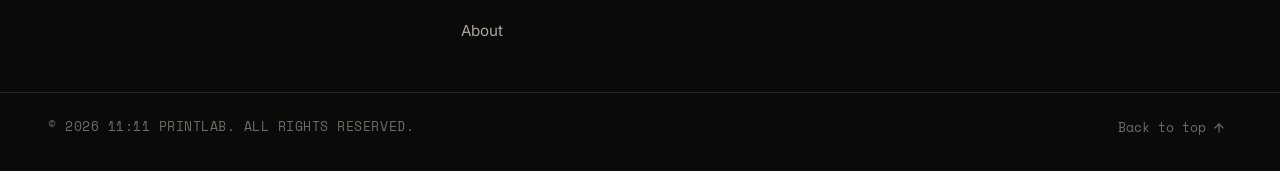
<file: team-koozies.html>
<!doctype html>
<html lang="en">
<head>
<meta charset="UTF-8">
<meta name="viewport" content="width=device-width, initial-scale=1">
<title>Your Team Koozies — 11:11 Printlab</title>
<meta name="description" content="Your Team Koozies: 3D printed mini water-cooler can koozies for all 32 NFL teams. 16 oz, 16 oz slim, or standard can. $15 plus $10 flat US shipping.">
<link rel="icon" href="data:image/svg+xml,%3Csvg xmlns='http://www.w3.org/2000/svg' viewBox='0 0 64 64'%3E%3Crect width='64' height='64' rx='12' fill='%230a0a0a'/%3E%3Crect x='10' y='10' width='44' height='44' rx='6' fill='none' stroke='%23ff5a1f' stroke-width='3'/%3E%3Cpath d='M20 44V20l12 12 12-12v24' fill='none' stroke='%23ff5a1f' stroke-width='3' stroke-linecap='round' stroke-linejoin='round'/%3E%3C/svg%3E">
<link rel="stylesheet" href="css/style.css?v=20261027c">
</head>
<body>
<a class="skip-link" href="#main">Skip to content</a>

<header class="site-header" id="siteHeader">
  <div class="container nav-row">
    <a href="index.html" class="logo" aria-label="11:11 Printlab home">
      11:11 <em>Printlab</em>
    </a>

    <nav class="nav-links" aria-label="Primary">
      <a href="index.html#work">Work</a>
      <a href="store.html" style="color:var(--text);">Store</a>
      <a href="index.html#shop">Custom</a>
      <a href="index.html#about">About</a>
      <a href="index.html#contact">Contact</a>
    </nav>

    <div class="nav-actions">
      <a href="index.html#contact" class="btn btn-primary nav-cta">Get a Quote</a>
      <button class="nav-toggle" id="navToggle" aria-label="Toggle menu" aria-expanded="false" aria-controls="mobileMenu">
        <svg class="icon-open" viewBox="0 0 24 24" fill="none" stroke="currentColor" stroke-width="1.8" stroke-linecap="round" aria-hidden="true"><line x1="3" y1="6" x2="21" y2="6"/><line x1="3" y1="12" x2="21" y2="12"/><line x1="3" y1="18" x2="21" y2="18"/></svg>
        <svg class="icon-close" viewBox="0 0 24 24" fill="none" stroke="currentColor" stroke-width="1.8" stroke-linecap="round" aria-hidden="true"><line x1="5" y1="5" x2="19" y2="19"/><line x1="19" y1="5" x2="5" y2="19"/></svg>
      </button>
    </div>
  </div>
</header>

<div class="mobile-menu" id="mobileMenu">
  <a href="index.html#work">Work</a>
  <a href="store.html">Store</a>
  <a href="index.html#shop">Custom</a>
  <a href="index.html#about">About</a>
  <a href="index.html#contact">Contact</a>
  <a href="index.html#contact" class="btn btn-primary">Get a Quote</a>
</div>

<main id="main">

  <section class="product-page section-pad">
    <div class="container">
      <nav class="breadcrumb" aria-label="Breadcrumb">
        <a href="store.html">Store</a><span aria-hidden="true">/</span><span aria-current="page">Your Team Koozies</span>
      </nav>

      <div class="product-layout">

        <div class="product-gallery">
          <div class="gallery-main">
            <img id="galleryMain" src="assets/store/team-koozies-stadium.jpg" alt="Rams and Cowboys Your Team Koozies holding cans on a railing at a football stadium" width="1365" height="1024">
          </div>
          <div class="gallery-thumbs">
            <button type="button" class="gallery-thumb" aria-pressed="true" data-full="assets/store/team-koozies-stadium.jpg">
              <img src="assets/store/team-koozies-stadium-card.jpg" alt="Rams and Cowboys Your Team Koozies holding cans on a railing at a football stadium" width="900" height="675">
            </button>
            <button type="button" class="gallery-thumb" aria-pressed="false" data-full="assets/store/team-koozies-lineup.jpg">
              <img src="assets/store/team-koozies-lineup-card.jpg" alt="Your Team Koozies lineup: Chargers, Cowboys and Rams water-cooler style can koozies" width="900" height="675">
            </button>
            <button type="button" class="gallery-thumb" aria-pressed="false" data-full="assets/store/team-koozies-cowboys.jpg" data-team="Dallas Cowboys">
              <img src="assets/store/team-koozies-cowboys.jpg" alt="Dallas Cowboys koozie in navy and silver, 16 oz slim can" width="1600" height="1200" loading="lazy">
            </button>
            <button type="button" class="gallery-thumb" aria-pressed="false" data-full="assets/store/team-koozies-rams.jpg" data-team="Los Angeles Rams">
              <img src="assets/store/team-koozies-rams.jpg" alt="Los Angeles Rams koozie in royal blue and gold" width="1600" height="1200" loading="lazy">
            </button>
            <button type="button" class="gallery-thumb" aria-pressed="false" data-full="assets/store/team-koozies-chargers.jpg" data-team="Los Angeles Chargers">
              <img src="assets/store/team-koozies-chargers.jpg" alt="Los Angeles Chargers koozie in powder blue and gold" width="1600" height="1200" loading="lazy">
            </button>
          </div>
        </div>

        <div class="product-info">
          <p class="eyebrow">Game Day Gear</p>
          <h1 class="product-title">Your Team Koozies</h1>
          <span class="product-price">$15</span>
          <p class="product-ship">+ $10 flat shipping anywhere in the United States</p>
          <p class="product-desc">A mini sideline water cooler that holds your drink. Each koozie is 3D printed in your team's colors with a raised logo, a working-look spout and a swing handle. Pick your team and your can size below.</p>

          <!--
            HOW BUY NOW WORKS
            - With no Square link, Buy Now opens an email order with the team, size and price filled in.
            - To take payment by card: in Square, create one payment link for "Your Team Koozies" at $15
              with $10 shipping and shipping address collection turned on (add an order note / custom field
              for the team and size), then paste it into data-square-url on the Buy Now button below.
              The shopper's team and size are copied so they can paste them into the order note.
          -->
          <form class="product-form" id="productForm" data-product="Your Team Koozies" data-price="15" data-shipping="10" novalidate>
            <div class="field">
              <label for="teamSelect">NFL Team <span class="req">*</span></label>
              <select id="teamSelect" name="team" required>
                <option value="">Choose your team</option>
                <optgroup label="AFC">
                  <option>Baltimore Ravens</option>
                  <option>Buffalo Bills</option>
                  <option>Cincinnati Bengals</option>
                  <option>Cleveland Browns</option>
                  <option>Denver Broncos</option>
                  <option>Houston Texans</option>
                  <option>Indianapolis Colts</option>
                  <option>Jacksonville Jaguars</option>
                  <option>Kansas City Chiefs</option>
                  <option>Las Vegas Raiders</option>
                  <option>Los Angeles Chargers</option>
                  <option>Miami Dolphins</option>
                  <option>New England Patriots</option>
                  <option>New York Jets</option>
                  <option>Pittsburgh Steelers</option>
                  <option>Tennessee Titans</option>
                </optgroup>
                <optgroup label="NFC">
                  <option>Arizona Cardinals</option>
                  <option>Atlanta Falcons</option>
                  <option>Carolina Panthers</option>
                  <option>Chicago Bears</option>
                  <option>Dallas Cowboys</option>
                  <option>Detroit Lions</option>
                  <option>Green Bay Packers</option>
                  <option>Los Angeles Rams</option>
                  <option>Minnesota Vikings</option>
                  <option>New Orleans Saints</option>
                  <option>New York Giants</option>
                  <option>Philadelphia Eagles</option>
                  <option>San Francisco 49ers</option>
                  <option>Seattle Seahawks</option>
                  <option>Tampa Bay Buccaneers</option>
                  <option>Washington Commanders</option>
                </optgroup>
              </select>
              <span class="field-error">Please choose your team.</span>
            </div>

            <div class="field">
              <label for="sizeSelect">Can Size <span class="req">*</span></label>
              <select id="sizeSelect" name="size" required>
                <option value="">Choose a size</option>
                <option>16 oz Can</option>
                <option>16 oz Slim Can</option>
                <option>Standard Can (12 oz)</option>
              </select>
              <span class="field-error">Please choose a can size.</span>
            </div>

            <div class="order-summary" aria-live="polite">
              <p class="selection" id="productSelection">Pick your team and size</p>
              <dl>
                <dt>Your Team Koozie</dt><dd>$15.00</dd>
                <dt>Shipping (anywhere in the US)</dt><dd>$10.00</dd>
                <dt class="total">Total</dt><dd class="total">$25.00</dd>
              </dl>
            </div>

            <button type="submit" class="btn btn-primary product-buy" id="productBuy" data-square-url="">Buy Now</button>
          </form>

          <ul class="product-points">
            <li>
              <svg viewBox="0 0 24 24" fill="none" stroke="currentColor" stroke-width="1.7" stroke-linecap="round" stroke-linejoin="round" aria-hidden="true"><path d="M3 7l9-4 9 4-9 4-9-4z"/><path d="M3 7v10l9 4 9-4V7"/><path d="M12 11v10"/></svg>
              <span>Printed to order and shipped anywhere in the United States for a flat $10.</span>
            </li>
            <li>
              <svg viewBox="0 0 24 24" fill="none" stroke="currentColor" stroke-width="1.7" stroke-linecap="round" stroke-linejoin="round" aria-hidden="true"><circle cx="12" cy="12" r="9"/><path d="M8 12l3 3 5-6"/></svg>
              <span>All 32 NFL teams, each in its own team colors.</span>
            </li>
            <li>
              <svg viewBox="0 0 24 24" fill="none" stroke="currentColor" stroke-width="1.7" stroke-linecap="round" stroke-linejoin="round" aria-hidden="true"><rect x="7" y="3" width="10" height="18" rx="3"/><path d="M7 8h10"/></svg>
              <span>Fits a 16 oz can, a 16 oz slim can, or a standard 12 oz can.</span>
            </li>
          </ul>
        </div>

      </div>
    </div>
  </section>

  <section class="section-pad cta-band">
    <div class="container">
      <p class="eyebrow" style="justify-content:center;">Buying for the whole crew?</p>
      <h2 class="h-display">Ask about team and party orders.</h2>
      <p>Mix teams, add names, or order a full set for game day.</p>
      <div class="hero-actions">
        <a href="index.html#contact" class="btn btn-primary">Get a Quote</a>
      </div>
    </div>
  </section>

</main>


<footer class="site-footer">
  <div class="container footer-top">
    <div class="footer-brand">
      <a href="index.html" class="logo">11:11 <em>Printlab</em></a>
      <p>Custom 3D printing for figures, signage, props, and keepsakes — modeled, printed, and finished in-house, one order at a time.</p>
    </div>
    <div class="footer-col">
      <h5>Studio</h5>
      <ul>
        <li><a href="index.html#work">Work</a></li>
        <li><a href="store.html">Store</a></li>
        <li><a href="index.html#shop">Custom</a></li>
        <li><a href="index.html#about">About</a></li>
      </ul>
    </div>
    <div class="footer-col">
      <h5>Get In Touch</h5>
      <ul>
        <li><a href="index.html#contact">Contact</a></li>
        <li><a href="mailto:11x11printlab@gmail.com">Email Us</a></li>
      </ul>
    </div>
    <div class="footer-col">
      <h5>Follow</h5>
      <div class="social-row">
        <a href="https://instagram.com/11x11printlab" target="_blank" rel="noopener" aria-label="11:11 Printlab on Instagram" title="Instagram">
          <svg viewBox="0 0 24 24" fill="none" stroke="currentColor" stroke-width="1.6" aria-hidden="true"><rect x="3" y="3" width="18" height="18" rx="5"/><circle cx="12" cy="12" r="4"/><circle cx="17.2" cy="6.8" r="1" fill="currentColor" stroke="none"/></svg>
        </a>
        <a href="https://www.tiktok.com/@11x11.print.lab" target="_blank" rel="noopener" aria-label="11:11 Printlab on TikTok" title="TikTok">
          <svg viewBox="0 0 24 24" fill="none" stroke="currentColor" stroke-width="1.6" stroke-linecap="round" stroke-linejoin="round" aria-hidden="true"><path d="M14 4v9.5a3.5 3.5 0 1 1-3-3.46"/><path d="M14 4c.4 2.2 2 3.6 4 4"/></svg>
        </a>
      </div>
    </div>
  </div>
  <div class="container footer-bottom">
    <span>© <span id="year"></span> 11:11 Printlab. All rights reserved.</span>
    <button class="back-to-top" id="backToTop">
      Back to top
      <svg viewBox="0 0 24 24" fill="none" stroke="currentColor" stroke-width="2" stroke-linecap="round" stroke-linejoin="round" aria-hidden="true"><line x1="12" y1="19" x2="12" y2="5"/><polyline points="5 12 12 5 19 12"/></svg>
    </button>
  </div>
</footer>

<div class="toast" id="toast"></div>

<script src="js/main.js?v=20261027c"></script>
</body>
</html>
</file>
<file: css/style.css>
/* ==========================================================================
   11:11 PRINTLAB — Design tokens
   ========================================================================== */
@import url('https://fonts.googleapis.com/css2?family=Archivo:wght@400;500;600;700;800;900&family=Inter:wght@400;500;600;700&family=Space+Mono:wght@400;700&display=swap');

:root{
  /* --- color: dark surface system --- */
  --bg:            #0a0a0a;
  --bg-soft:       #101010;
  --surface:       #151515;
  --surface-2:     #1c1c1c;
  --border:        #2a2a2a;
  --border-strong: #3a3a3a;

  --text:          #f5f3ee;
  --text-dim:      #a8a49c;
  --text-faint:    #6f6c66;

  --orange:        #ff5a1f;
  --orange-light:  #ff8a4d;
  --orange-deep:   #cc4318;
  --on-orange:     #0a0a0a;

  --danger:        #ef4444;
  --success:       #34d399;

  /* --- light-mode surface system (used only if a viewer forces light) --- */
  --bg-light:            #faf9f6;
  --surface-light:       #ffffff;
  --border-light:        #e7e3db;
  --text-light:          #131211;
  --text-dim-light:      #55524b;

  /* --- type --- */
  --font-display: 'Archivo', 'Helvetica Neue', Arial, sans-serif;
  --font-body:    'Inter', 'Helvetica Neue', Arial, sans-serif;
  --font-mono:    'Space Mono', ui-monospace, Menlo, monospace;

  --fs-xs:   clamp(0.72rem, 0.68rem + 0.15vw, 0.8rem);
  --fs-sm:   clamp(0.85rem, 0.8rem + 0.2vw, 0.95rem);
  --fs-base: clamp(1rem, 0.95rem + 0.2vw, 1.08rem);
  --fs-lg:   clamp(1.15rem, 1.05rem + 0.4vw, 1.4rem);
  --fs-xl:   clamp(1.5rem, 1.3rem + 0.8vw, 2rem);
  --fs-2xl:  clamp(2rem, 1.6rem + 1.6vw, 3rem);
  --fs-3xl:  clamp(2.6rem, 1.9rem + 2.8vw, 4.5rem);
  --fs-4xl:  clamp(3.2rem, 2.1rem + 4.5vw, 7rem);

  /* --- spacing (8pt rhythm) --- */
  --space-1: 0.5rem;
  --space-2: 0.75rem;
  --space-3: 1rem;
  --space-4: 1.5rem;
  --space-5: 2rem;
  --space-6: 3rem;
  --space-7: 4rem;
  --space-8: 6rem;
  --space-9: 9rem;

  --container: 1320px;
  --radius-sm: 2px;
  --radius-md: 6px;
  --radius-lg: 14px;

  --ease-out: cubic-bezier(.16,.84,.44,1);
  --ease-spring: cubic-bezier(.34,1.56,.64,1);
  --dur-fast: 180ms;
  --dur-base: 320ms;
  --dur-slow: 600ms;

  --z-nav: 100;
  --z-overlay: 200;
  --z-lightbox: 300;
  --z-toast: 400;

  color-scheme: dark;
}

/* Light mode is not the intended brand experience, but keep it accessible if forced */
:root[data-theme="light"]{
  --bg: var(--bg-light);
  --bg-soft: #f2f0ea;
  --surface: var(--surface-light);
  --surface-2: #f2f0ea;
  --border: var(--border-light);
  --border-strong: #d8d3c7;
  --text: var(--text-light);
  --text-dim: var(--text-dim-light);
  --text-faint: #8a8579;
  color-scheme: light;
}

/* ==========================================================================
   Reset
   ========================================================================== */
*, *::before, *::after{ box-sizing: border-box; }
html{ scroll-behavior: smooth; overflow-x: hidden; width: 100%; }
@media (prefers-reduced-motion: reduce){
  html{ scroll-behavior: auto; }
  *, *::before, *::after{
    animation-duration: 0.001ms !important;
    animation-iteration-count: 1 !important;
    transition-duration: 0.001ms !important;
    scroll-behavior: auto !important;
  }
}
body{
  margin: 0;
  background: var(--bg);
  color: var(--text);
  font-family: var(--font-body);
  font-size: var(--fs-base);
  line-height: 1.6;
  -webkit-font-smoothing: antialiased;
  overflow-x: hidden;
}
img, video{ max-width: 100%; display: block; }
a{ color: inherit; text-decoration: none; }
ul{ list-style: none; margin: 0; padding: 0; }
button{ font: inherit; color: inherit; background: none; border: none; }
input, textarea, select{ font: inherit; color: inherit; }
h1,h2,h3,h4,p{ margin: 0; }
:focus-visible{ outline: 2px solid var(--orange); outline-offset: 3px; }

/* subtle grain so pure-black sections don't look dead flat */
.grain{ position: relative; }
.grain::before{
  content: "";
  position: absolute; inset: 0;
  pointer-events: none;
  opacity: 0.05;
  mix-blend-mode: overlay;
  background-image: url("data:image/svg+xml,%3Csvg xmlns='http://www.w3.org/2000/svg' width='120' height='120'%3E%3Cfilter id='n'%3E%3CfeTurbulence type='fractalNoise' baseFrequency='0.9' numOctaves='2' stitchTiles='stitch'/%3E%3C/filter%3E%3Crect width='100%25' height='100%25' filter='url(%23n)'/%3E%3C/svg%3E");
}

/* ==========================================================================
   Layout helpers
   ========================================================================== */
.container{
  width: 100%;
  max-width: var(--container);
  margin-inline: auto;
  padding-inline: var(--space-4);
}
@media (min-width: 768px){ .container{ padding-inline: var(--space-6); } }

section{ position: relative; }
.section-pad{ padding-block: var(--space-8); }
@media (max-width: 640px){ .section-pad{ padding-block: var(--space-7); } }

.eyebrow{
  display: inline-flex;
  align-items: center;
  gap: var(--space-2);
  font-family: var(--font-mono);
  font-size: var(--fs-xs);
  letter-spacing: 0.14em;
  text-transform: uppercase;
  color: var(--orange);
  margin-bottom: var(--space-3);
}
.eyebrow::before{
  content: "";
  width: 22px; height: 1px;
  background: var(--orange);
}

.section-head{
  display: flex;
  align-items: flex-end;
  justify-content: space-between;
  gap: var(--space-5);
  margin-bottom: var(--space-6);
  flex-wrap: wrap;
}
.section-head h2{ max-width: 46rem; }
.section-head p{ max-width: 32rem; color: var(--text-dim); }

h2.h-display, .h-display{
  font-family: var(--font-display);
  font-weight: 900;
  font-size: var(--fs-2xl);
  line-height: 1.05;
  letter-spacing: -0.01em;
  text-wrap: balance;
}

.btn{
  display: inline-flex;
  align-items: center;
  justify-content: center;
  gap: var(--space-2);
  padding: 0.9rem 1.6rem;
  border-radius: var(--radius-sm);
  font-family: var(--font-mono);
  font-size: var(--fs-sm);
  letter-spacing: 0.04em;
  text-transform: uppercase;
  cursor: pointer;
  white-space: nowrap;
  transition: transform var(--dur-fast) var(--ease-out), background var(--dur-fast), color var(--dur-fast), border-color var(--dur-fast);
  border: 1px solid transparent;
}
.btn:active{ transform: scale(0.97); }
.btn-primary{
  background: var(--orange);
  color: var(--on-orange);
}
.btn-primary:hover{ background: var(--orange-light); }
.btn-outline{
  border-color: var(--border-strong);
  color: var(--text);
}
.btn-outline:hover{ border-color: var(--orange); color: var(--orange); }
.btn-ghost{
  color: var(--text);
  padding-inline: 0.4rem;
  border-bottom: 1px solid var(--border-strong);
  border-radius: 0;
}
.btn-ghost:hover{ border-color: var(--orange); color: var(--orange); }
.btn svg{ width: 16px; height: 16px; flex: none; }

.tag{
  display: inline-flex;
  align-items: center;
  padding: 0.3rem 0.7rem;
  border: 1px solid var(--border-strong);
  border-radius: 999px;
  font-family: var(--font-mono);
  font-size: var(--fs-xs);
  letter-spacing: 0.06em;
  text-transform: uppercase;
  color: var(--text-dim);
}

/* ==========================================================================
   Skip link / A11y
   ========================================================================== */
.skip-link{
  position: fixed;
  top: -100px; left: var(--space-4);
  z-index: 999;
  background: var(--orange);
  color: var(--on-orange);
  padding: 0.8rem 1.2rem;
  border-radius: var(--radius-sm);
  font-family: var(--font-mono);
  font-size: var(--fs-sm);
  transition: top var(--dur-fast);
}
.skip-link:focus{ top: var(--space-4); }

/* ==========================================================================
   Header / Nav
   ========================================================================== */
.site-header{
  position: fixed;
  top: 0; left: 0; right: 0;
  z-index: var(--z-nav);
  padding-block: var(--space-4);
  transition: padding var(--dur-base) var(--ease-out), background var(--dur-base), border-color var(--dur-base);
  border-bottom: 1px solid transparent;
}
.site-header.is-scrolled{
  padding-block: var(--space-2);
  background: rgba(10,10,10,0.82);
  backdrop-filter: blur(14px) saturate(140%);
  border-bottom-color: var(--border);
}
.nav-row{
  display: flex;
  align-items: center;
  justify-content: space-between;
  gap: var(--space-4);
}
.logo{
  display: flex;
  align-items: baseline;
  gap: 0.5rem;
  font-family: var(--font-display);
  font-weight: 900;
  font-size: 1.4rem;
  letter-spacing: -0.01em;
  color: var(--text);
}
.logo span{
  font-family: var(--font-mono);
  font-weight: 400;
  font-size: 0.62rem;
  letter-spacing: 0.18em;
  color: var(--orange);
  text-transform: uppercase;
  align-self: center;
}
.logo em{ color: var(--orange); font-style: normal; }

.nav-links{
  display: none;
  align-items: center;
  gap: var(--space-6);
  font-family: var(--font-mono);
  font-size: var(--fs-sm);
  text-transform: uppercase;
  letter-spacing: 0.05em;
}
.nav-links a{
  position: relative;
  padding-block: 0.3rem;
  color: var(--text-dim);
  transition: color var(--dur-fast);
}
.nav-links a::after{
  content: "";
  position: absolute; left: 0; right: 100%; bottom: 0;
  height: 1px; background: var(--orange);
  transition: right var(--dur-base) var(--ease-out);
}
.nav-links a:hover{ color: var(--text); }
.nav-links a:hover::after{ right: 0; }

.nav-actions{ display: flex; align-items: center; gap: var(--space-3); }
.nav-cta{ display: none; }

.nav-toggle{
  display: grid;
  place-items: center;
  width: 42px; height: 42px;
  border: 1px solid var(--border-strong);
  border-radius: var(--radius-sm);
  cursor: pointer;
}
.nav-toggle svg{ width: 18px; height: 18px; }
.nav-toggle .icon-close{ display: none; }
.nav-open .nav-toggle .icon-open{ display: none; }
.nav-open .nav-toggle .icon-close{ display: block; }

@media (min-width: 900px){
  .nav-links{ display: flex; }
  .nav-cta{ display: inline-flex; }
  .nav-toggle{ display: none; }
}

.mobile-menu{
  position: fixed;
  inset: 0;
  z-index: calc(var(--z-nav) - 1);
  background: var(--bg);
  display: flex;
  flex-direction: column;
  justify-content: center;
  gap: var(--space-4);
  padding: var(--space-6);
  transform: translateY(-100%);
  transition: transform var(--dur-slow) var(--ease-out);
}
.nav-open .mobile-menu{ transform: translateY(0); }
.mobile-menu a{
  font-family: var(--font-display);
  font-weight: 800;
  font-size: var(--fs-2xl);
  color: var(--text);
  border-bottom: 1px solid var(--border);
  padding-block: var(--space-3);
}
.mobile-menu a:hover{ color: var(--orange); }
.mobile-menu .btn{ margin-top: var(--space-4); align-self: flex-start; }
@media (min-width: 900px){ .mobile-menu{ display: none; } }

/* ==========================================================================
   Hero
   ========================================================================== */
.hero{
  min-height: 100svh;
  display: flex;
  align-items: center;
  padding-top: var(--space-9);
  padding-bottom: var(--space-7);
  background:
    radial-gradient(ellipse 60% 50% at 78% 18%, rgba(255,90,31,0.16), transparent 60%),
    linear-gradient(180deg, #0a0a0a 0%, #0a0a0a 100%);
  overflow: hidden;
}
.hero-grid{
  position: absolute; inset: 0;
  background-image:
    linear-gradient(rgba(255,255,255,0.035) 1px, transparent 1px),
    linear-gradient(90deg, rgba(255,255,255,0.035) 1px, transparent 1px);
  background-size: 64px 64px;
  mask-image: linear-gradient(180deg, transparent, black 15%, black 75%, transparent);
  pointer-events: none;
}
.hero-inner{
  position: relative;
  display: grid;
  grid-template-columns: 1fr;
  gap: var(--space-6);
  align-items: center;
}
@media (min-width: 1000px){
  .hero-inner{ grid-template-columns: 1.15fr 0.85fr; gap: var(--space-7); }
}
.hero-copy .eyebrow{ margin-bottom: var(--space-4); }
.hero h1{
  font-family: var(--font-display);
  font-weight: 900;
  font-size: var(--fs-4xl);
  line-height: 0.95;
  letter-spacing: -0.02em;
  text-transform: uppercase;
  text-wrap: balance;
}
.hero h1 .accent{ color: var(--orange); }
.hero-sub{
  margin-top: var(--space-4);
  max-width: 34rem;
  font-size: var(--fs-lg);
  color: var(--text-dim);
}
.hero-actions{
  display: flex;
  flex-wrap: wrap;
  gap: var(--space-3);
  margin-top: var(--space-6);
}
.hero-meta{
  display: flex;
  flex-wrap: wrap;
  gap: var(--space-5);
  margin-top: var(--space-7);
  padding-top: var(--space-5);
  border-top: 1px solid var(--border);
}
.hero-meta .stat b{
  display: block;
  font-family: var(--font-display);
  font-size: var(--fs-xl);
  font-weight: 800;
  color: var(--text);
}
.hero-meta .stat span{
  font-family: var(--font-mono);
  font-size: var(--fs-xs);
  text-transform: uppercase;
  letter-spacing: 0.08em;
  color: var(--text-faint);
}

.hero-visual{
  position: relative;
  aspect-ratio: 4 / 5;
  border: 1px solid var(--border);
  border-radius: var(--radius-md);
  overflow: hidden;
  background: var(--surface);
}
.hero-visual img{
  width: 100%; height: 100%; object-fit: cover;
  transition: transform 900ms var(--ease-out);
}
.hero-visual:hover img{ transform: scale(1.04); }
.hero-visual .frame-tag{
  position: absolute;
  top: var(--space-3); left: var(--space-3);
  font-family: var(--font-mono);
  font-size: var(--fs-xs);
  letter-spacing: 0.06em;
  text-transform: uppercase;
  background: rgba(10,10,10,0.7);
  border: 1px solid var(--border-strong);
  padding: 0.35rem 0.6rem;
  border-radius: var(--radius-sm);
  backdrop-filter: blur(6px);
}
.hero-visual-2{
  position: absolute;
  bottom: -10%; left: -14%;
  width: 46%;
  aspect-ratio: 1;
  border: 1px solid var(--border-strong);
  border-radius: var(--radius-md);
  overflow: hidden;
  box-shadow: 0 30px 60px -20px rgba(0,0,0,0.6);
  display: none;
}
.hero-visual-2 img{ width: 100%; height: 100%; object-fit: cover; }
@media (min-width: 640px){ .hero-visual-2{ display: block; } }

/* ==========================================================================
   Marquee
   ========================================================================== */
.marquee-strip{
  border-top: 1px solid var(--border);
  border-bottom: 1px solid var(--border);
  background: var(--surface);
  padding-block: var(--space-3);
  overflow: hidden;
}
.marquee-track{
  display: flex;
  width: max-content;
  animation: marquee 32s linear infinite;
}
@media (prefers-reduced-motion: reduce){ .marquee-track{ animation: none; } }
.marquee-track span{
  display: inline-flex;
  align-items: center;
  gap: var(--space-3);
  font-family: var(--font-mono);
  font-size: var(--fs-sm);
  text-transform: uppercase;
  letter-spacing: 0.08em;
  color: var(--text-dim);
  padding-inline: var(--space-4);
}
.marquee-track span::after{
  content: "◆";
  color: var(--orange);
  font-size: 0.6rem;
}
@keyframes marquee{
  from{ transform: translateX(0); }
  to{ transform: translateX(-50%); }
}

/* ==========================================================================
   Work / Gallery
   ========================================================================== */
.filter-row{
  display: flex;
  flex-wrap: wrap;
  gap: var(--space-2);
  margin-bottom: var(--space-6);
}
.filter-btn{
  padding: 0.55rem 1rem;
  border: 1px solid var(--border-strong);
  border-radius: 999px;
  font-family: var(--font-mono);
  font-size: var(--fs-xs);
  text-transform: uppercase;
  letter-spacing: 0.06em;
  color: var(--text-dim);
  cursor: pointer;
  transition: all var(--dur-fast) var(--ease-out);
}
.filter-btn:hover{ border-color: var(--orange); color: var(--text); }
.filter-btn.is-active{
  background: var(--orange);
  border-color: var(--orange);
  color: var(--on-orange);
}

.work-grid{
  display: grid;
  grid-template-columns: repeat(2, 1fr);
  grid-auto-flow: dense;
  gap: var(--space-3);
}
@media (min-width: 640px){ .work-grid{ grid-template-columns: repeat(3, 1fr); gap: var(--space-4); } }
@media (min-width: 1100px){ .work-grid{ grid-template-columns: repeat(4, 1fr); } }

.work-item{
  position: relative;
  overflow: hidden;
  border-radius: var(--radius-md);
  border: 1px solid var(--border);
  background: var(--surface);
  aspect-ratio: 4 / 5;
  cursor: pointer;
  transition: opacity var(--dur-base), transform var(--dur-base), border-color var(--dur-base);
}
.work-item.big{ grid-column: span 2; grid-row: span 2; aspect-ratio: 1; }
.work-item:hover{ border-color: var(--border-strong); }
.work-item img{
  width: 100%; height: 100%; object-fit: cover;
  transition: transform 600ms var(--ease-out), filter 600ms;
}
.work-item:hover img{ transform: scale(1.06); }
.work-item .work-overlay{
  position: absolute; inset: 0;
  display: flex;
  flex-direction: column;
  justify-content: flex-end;
  padding: var(--space-3);
  background: linear-gradient(180deg, transparent 40%, rgba(10,10,10,0.92) 100%);
  opacity: 0;
  transition: opacity var(--dur-base);
}
.work-item:hover .work-overlay{ opacity: 1; }
.work-overlay .cat{
  font-family: var(--font-mono);
  font-size: var(--fs-xs);
  letter-spacing: 0.06em;
  text-transform: uppercase;
  color: var(--orange);
}
.work-overlay h3{
  font-family: var(--font-display);
  font-weight: 800;
  font-size: var(--fs-base);
  margin-top: 0.2rem;
}
.work-item.hidden{ display: none; }

.work-item .expand-icon{
  position: absolute;
  top: var(--space-2); right: var(--space-2);
  width: 32px; height: 32px;
  display: grid; place-items: center;
  background: rgba(10,10,10,0.7);
  border: 1px solid var(--border-strong);
  border-radius: var(--radius-sm);
  opacity: 0;
  transform: translateY(-6px);
  transition: opacity var(--dur-fast), transform var(--dur-fast);
}
.work-item:hover .expand-icon{ opacity: 1; transform: translateY(0); }
.work-item .expand-icon svg{ width: 15px; height: 15px; }

.work-more{
  text-align: center;
  margin-top: var(--space-6);
}

/* Lightbox */
.lightbox{
  position: fixed; inset: 0;
  z-index: var(--z-lightbox);
  display: none;
  align-items: center;
  justify-content: center;
  background: rgba(6,6,6,0.94);
  backdrop-filter: blur(8px);
  padding: var(--space-5);
}
.lightbox.is-open{ display: flex; }
.lightbox-figure{
  position: relative;
  max-width: min(1100px, 92vw);
  max-height: 86vh;
}
.lightbox-figure img{
  max-width: 100%; max-height: 86vh;
  width: auto; height: auto;
  border-radius: var(--radius-md);
  border: 1px solid var(--border-strong);
}
.lightbox-caption{
  margin-top: var(--space-3);
  display: flex;
  justify-content: space-between;
  gap: var(--space-3);
  font-family: var(--font-mono);
  font-size: var(--fs-sm);
  color: var(--text-dim);
}
.lightbox-caption b{ color: var(--text); font-family: var(--font-display); }
.lightbox-close, .lightbox-prev, .lightbox-next{
  position: fixed;
  display: grid; place-items: center;
  width: 46px; height: 46px;
  border: 1px solid var(--border-strong);
  border-radius: 50%;
  background: rgba(15,15,15,0.7);
  cursor: pointer;
  transition: border-color var(--dur-fast), color var(--dur-fast);
}
.lightbox-close:hover, .lightbox-prev:hover, .lightbox-next:hover{ border-color: var(--orange); color: var(--orange); }
.lightbox-close{ top: var(--space-4); right: var(--space-4); }
.lightbox-prev{ left: var(--space-4); top: 50%; transform: translateY(-50%); }
.lightbox-next{ right: var(--space-4); top: 50%; transform: translateY(-50%); }
.lightbox-close svg, .lightbox-prev svg, .lightbox-next svg{ width: 18px; height: 18px; }
@media (max-width: 640px){
  .lightbox-prev, .lightbox-next{ width: 38px; height: 38px; }
  .lightbox-prev{ left: var(--space-2); }
  .lightbox-next{ right: var(--space-2); }
}

/* ==========================================================================
   Shop
   ========================================================================== */
.shop-grid{
  display: grid;
  grid-template-columns: 1fr;
  gap: var(--space-4);
}
@media (min-width: 640px){ .shop-grid{ grid-template-columns: repeat(2, 1fr); } }
@media (min-width: 1100px){ .shop-grid{ grid-template-columns: repeat(3, 1fr); } }

.shop-card{
  display: flex;
  flex-direction: column;
  border: 1px solid var(--border);
  border-radius: var(--radius-md);
  background: var(--surface);
  overflow: hidden;
  transition: border-color var(--dur-base), transform var(--dur-base) var(--ease-out);
}
.shop-card:hover{ border-color: var(--orange); transform: translateY(-4px); }
.shop-card-media{
  position: relative;
  aspect-ratio: 5/4;
  overflow: hidden;
  background: var(--surface-2);
}
.shop-card-media img{ width: 100%; height: 100%; object-fit: cover; transition: transform 600ms var(--ease-out); }
.shop-card:hover .shop-card-media img{ transform: scale(1.05); }
.shop-card-price{
  position: absolute; bottom: var(--space-2); left: var(--space-2);
  background: var(--orange);
  color: var(--on-orange);
  font-family: var(--font-mono);
  font-size: var(--fs-xs);
  letter-spacing: 0.04em;
  padding: 0.35rem 0.6rem;
  border-radius: var(--radius-sm);
  text-transform: uppercase;
}
.shop-card-body{
  padding: var(--space-4);
  display: flex;
  flex-direction: column;
  gap: var(--space-2);
  flex: 1;
}
.shop-card-body h3{
  font-family: var(--font-display);
  font-weight: 800;
  font-size: var(--fs-lg);
}
.shop-card-body p{ color: var(--text-dim); font-size: var(--fs-sm); flex: 1; }
.shop-card-link{
  display: inline-flex;
  align-items: center;
  gap: 0.4rem;
  font-family: var(--font-mono);
  font-size: var(--fs-xs);
  text-transform: uppercase;
  letter-spacing: 0.06em;
  color: var(--text);
  margin-top: var(--space-2);
  cursor: pointer;
}
.shop-card-link svg{ width: 14px; height: 14px; transition: transform var(--dur-fast) var(--ease-out); }
.shop-card:hover .shop-card-link svg{ transform: translateX(4px); }
.shop-card-link:hover{ color: var(--orange); }

.shop-note{
  margin-top: var(--space-6);
  padding: var(--space-4);
  border: 1px dashed var(--border-strong);
  border-radius: var(--radius-md);
  color: var(--text-dim);
  font-size: var(--fs-sm);
  display: flex;
  gap: var(--space-3);
  align-items: flex-start;
}
.shop-note svg{ width: 20px; height: 20px; flex: none; color: var(--orange); margin-top: 2px; }

/* ==========================================================================
   About
   ========================================================================== */
.about-layout{
  display: grid;
  grid-template-columns: 1fr;
  gap: var(--space-7);
  align-items: start;
}
@media (min-width: 1000px){ .about-layout{ grid-template-columns: 0.95fr 1.05fr; } }

.about-copy p{ color: var(--text-dim); font-size: var(--fs-lg); margin-bottom: var(--space-4); }
.about-copy p b{ color: var(--text); font-weight: 600; }

.process-list{
  margin-top: var(--space-6);
  display: grid;
  gap: var(--space-4);
}
.process-item{
  display: flex;
  gap: var(--space-4);
  padding-block: var(--space-4);
  border-top: 1px solid var(--border);
}
.process-item:first-child{ border-top: none; padding-top: 0; }
.process-num{
  font-family: var(--font-mono);
  font-size: var(--fs-sm);
  color: var(--orange);
  flex: none;
  width: 2.4rem;
}
.process-item h4{
  font-family: var(--font-display);
  font-weight: 700;
  font-size: var(--fs-base);
  margin-bottom: 0.3rem;
}
.process-item p{ color: var(--text-dim); font-size: var(--fs-sm); margin: 0; }

.about-visual{
  display: grid;
  grid-template-columns: 1fr 1fr;
  gap: var(--space-3);
}
.about-visual img{
  width: 100%; height: 100%; object-fit: cover;
  border-radius: var(--radius-md);
  border: 1px solid var(--border);
  aspect-ratio: 3/4;
}
.about-visual .tall{ grid-row: span 2; aspect-ratio: 3/5.2; }

.materials-strip{
  margin-top: var(--space-7);
  padding-top: var(--space-6);
  border-top: 1px solid var(--border);
  display: grid;
  gap: var(--space-4);
}
@media (min-width: 640px){ .materials-strip{ grid-template-columns: repeat(3, 1fr); } }
.material-card{
  border: 1px solid var(--border);
  border-radius: var(--radius-md);
  padding: var(--space-4);
  background: var(--surface);
}
.material-card .mat-name{
  font-family: var(--font-mono);
  color: var(--orange);
  font-size: var(--fs-sm);
  letter-spacing: 0.05em;
}
.material-card h4{
  font-family: var(--font-display);
  font-size: var(--fs-lg);
  font-weight: 800;
  margin-top: 0.3rem;
}
.material-card p{ color: var(--text-dim); font-size: var(--fs-sm); margin-top: 0.4rem; }

/* ==========================================================================
   Contact
   ========================================================================== */
.contact-layout{
  display: grid;
  grid-template-columns: 1fr;
  gap: var(--space-7);
}
@media (min-width: 1000px){ .contact-layout{ grid-template-columns: 0.85fr 1.15fr; } }

.contact-info-card{
  border: 1px solid var(--border);
  border-radius: var(--radius-md);
  background: var(--surface);
  padding: var(--space-5);
}
.contact-info-card h3{
  font-family: var(--font-display);
  font-size: var(--fs-xl);
  font-weight: 800;
  margin-bottom: var(--space-3);
}
.contact-line{
  display: flex;
  align-items: flex-start;
  gap: var(--space-3);
  padding-block: var(--space-3);
  border-top: 1px solid var(--border);
}
.contact-line:first-of-type{ border-top: none; }
.contact-line svg{ width: 20px; height: 20px; color: var(--orange); flex: none; margin-top: 2px; }
.contact-line a, .contact-line span{ color: var(--text-dim); word-break: break-word; }
.contact-line a:hover{ color: var(--orange); }
.contact-line .label{
  display: block;
  font-family: var(--font-mono);
  font-size: var(--fs-xs);
  letter-spacing: 0.06em;
  text-transform: uppercase;
  color: var(--text-faint);
  margin-bottom: 0.2rem;
}
.social-row{
  display: flex;
  gap: var(--space-2);
  margin-top: var(--space-5);
}
.social-row a{
  width: 40px; height: 40px;
  display: grid; place-items: center;
  border: 1px solid var(--border-strong);
  border-radius: 50%;
  transition: border-color var(--dur-fast), color var(--dur-fast);
}
.social-row a:hover{ border-color: var(--orange); color: var(--orange); }
.social-row svg{ width: 17px; height: 17px; }

.form-card{
  border: 1px solid var(--border);
  border-radius: var(--radius-md);
  background: var(--surface);
  padding: var(--space-5);
}
.form-grid{
  display: grid;
  grid-template-columns: 1fr;
  gap: var(--space-4);
}
@media (min-width: 640px){ .form-grid{ grid-template-columns: 1fr 1fr; } }
.field{ display: flex; flex-direction: column; gap: 0.5rem; }
.field.full{ grid-column: 1 / -1; }
.field label{
  font-family: var(--font-mono);
  font-size: var(--fs-xs);
  text-transform: uppercase;
  letter-spacing: 0.06em;
  color: var(--text-dim);
}
.field .req{ color: var(--orange); }
.field input, .field select, .field textarea{
  background: var(--bg-soft);
  border: 1px solid var(--border-strong);
  border-radius: var(--radius-sm);
  padding: 0.85rem 1rem;
  color: var(--text);
  transition: border-color var(--dur-fast);
}
.field input:focus, .field select:focus, .field textarea:focus{
  border-color: var(--orange);
  outline: none;
}
.field textarea{ resize: vertical; min-height: 120px; }
.field-error{
  font-size: var(--fs-xs);
  color: var(--danger);
  display: none;
}
.field.has-error input, .field.has-error select, .field.has-error textarea{ border-color: var(--danger); }
.field.has-error .field-error{ display: block; }

.form-foot{
  display: flex;
  align-items: center;
  justify-content: space-between;
  flex-wrap: wrap;
  gap: var(--space-3);
  margin-top: var(--space-5);
}
.form-status{
  font-family: var(--font-mono);
  font-size: var(--fs-xs);
  color: var(--success);
  display: none;
}
.form-status.is-visible{ display: block; }

/* ==========================================================================
   CTA band
   ========================================================================== */
.cta-band{
  border-top: 1px solid var(--border);
  border-bottom: 1px solid var(--border);
  background:
    radial-gradient(ellipse 70% 100% at 50% 0%, rgba(255,90,31,0.14), transparent 70%),
    var(--bg-soft);
  text-align: center;
}
.cta-band .h-display{ font-size: var(--fs-3xl); }
.cta-band p{ color: var(--text-dim); max-width: 34rem; margin: var(--space-3) auto 0; }
.cta-band .hero-actions{ justify-content: center; margin-top: var(--space-5); }

/* ==========================================================================
   Footer
   ========================================================================== */
.site-footer{ padding-block: var(--space-7) var(--space-5); }
.footer-top{
  display: grid;
  grid-template-columns: 1fr;
  gap: var(--space-6);
  padding-bottom: var(--space-6);
  border-bottom: 1px solid var(--border);
}
@media (min-width: 800px){ .footer-top{ grid-template-columns: 1.3fr 0.7fr 0.7fr 1fr; } }
.footer-brand p{ color: var(--text-dim); font-size: var(--fs-sm); margin-top: var(--space-3); max-width: 26rem; }
.footer-col h5{
  font-family: var(--font-mono);
  font-size: var(--fs-xs);
  text-transform: uppercase;
  letter-spacing: 0.08em;
  color: var(--text-faint);
  margin-bottom: var(--space-3);
}
.footer-col ul{ display: grid; gap: 0.6rem; }
.footer-col a{ color: var(--text-dim); font-size: var(--fs-sm); transition: color var(--dur-fast); }
.footer-col a:hover{ color: var(--orange); }
.footer-bottom{
  display: flex;
  flex-wrap: wrap;
  justify-content: space-between;
  gap: var(--space-3);
  padding-top: var(--space-4);
  font-family: var(--font-mono);
  font-size: var(--fs-xs);
  color: var(--text-faint);
  text-transform: uppercase;
  letter-spacing: 0.04em;
}
.back-to-top{
  display: inline-flex;
  align-items: center;
  gap: 0.4rem;
  cursor: pointer;
}
.back-to-top:hover{ color: var(--orange); }
.back-to-top svg{ width: 14px; height: 14px; }

/* ==========================================================================
   Scroll reveal
   ========================================================================== */
.reveal{
  opacity: 0;
  transform: translateY(24px);
  transition: opacity 700ms var(--ease-out), transform 700ms var(--ease-out);
}
.reveal.is-visible{ opacity: 1; transform: translateY(0); }
@media (prefers-reduced-motion: reduce){
  .reveal{ opacity: 1; transform: none; transition: none; }
}

/* Toast */
.toast{
  position: fixed;
  bottom: var(--space-4);
  left: 50%;
  transform: translate(-50%, 20px);
  z-index: var(--z-toast);
  background: var(--text);
  color: var(--bg);
  padding: 0.9rem 1.4rem;
  border-radius: var(--radius-sm);
  font-family: var(--font-mono);
  font-size: var(--fs-sm);
  opacity: 0;
  pointer-events: none;
  transition: opacity var(--dur-base), transform var(--dur-base);
}
.toast.is-visible{ opacity: 1; transform: translate(-50%, 0); pointer-events: auto; }

/* ==========================================================================
   Store page
   ========================================================================== */
.store-hero{
  padding-top: calc(var(--space-9) - var(--space-2));
  padding-bottom: var(--space-6);
  background: radial-gradient(ellipse 60% 70% at 80% 0%, rgba(255,90,31,0.14), transparent 65%);
  overflow: hidden;
}
.store-title{ font-size: var(--fs-3xl); text-transform: uppercase; letter-spacing: -0.02em; line-height: 1; max-width: 18ch; }
.store-sub{ margin-top: var(--space-3); max-width: 36rem; color: var(--text-dim); font-size: var(--fs-lg); }
.trust-row{ display: flex; flex-wrap: wrap; gap: var(--space-2) var(--space-5); margin-top: var(--space-5); }
.trust-row li{
  display: inline-flex; align-items: center; gap: 0.5rem;
  font-family: var(--font-mono); font-size: var(--fs-xs);
  text-transform: uppercase; letter-spacing: 0.06em; color: var(--text-dim);
}
.trust-row svg{ width: 18px; height: 18px; color: var(--orange); flex: none; }

.product-foot{
  display: flex; align-items: center; justify-content: space-between;
  gap: var(--space-3); margin-top: var(--space-3);
  padding-top: var(--space-3); border-top: 1px solid var(--border);
}
.product-price{
  font-family: var(--font-display); font-weight: 800; font-size: var(--fs-xl);
  font-variant-numeric: tabular-nums;
}
.buy-btn[aria-disabled="true"]{
  background: var(--surface-2); color: var(--text-faint);
  border-color: var(--border-strong); cursor: not-allowed;
}
.buy-btn[aria-disabled="true"]:hover{ background: var(--surface-2); }
.product-card:hover{ transform: none; }
.product-option{ margin-top: var(--space-2); }
.product-ship{
  display: block; font-family: var(--font-mono); font-size: var(--fs-xs);
  font-weight: 400; letter-spacing: 0.04em; color: var(--text-dim);
}
.product-option select{ width: 100%; cursor: pointer; }
.shop-card-media > a{ display: block; width: 100%; height: 100%; }

/* ==========================================================================
   Opening sequence
   ========================================================================== */
.intro{
  position: fixed; inset: 0; z-index: 1000;
  display: none; align-items: center; justify-content: center;
  background: #000; overflow: hidden; cursor: pointer;
}
html.intro-pending .intro{ display: flex; }
html.intro-pending body{ overflow: hidden; }
.intro-stage{
  display: flex; flex-direction: column; align-items: center;
  gap: clamp(0.3rem, 1.2vw, 1rem);
  will-change: transform;
}
.intro-zoom{
  display: flex; flex-direction: column; align-items: center;
  gap: clamp(0.3rem, 1.2vw, 1rem); will-change: transform;
}
.intro-line{
  display: flex; justify-content: center;
  font-family: var(--font-display); font-weight: 900; text-transform: uppercase;
  line-height: 0.84; letter-spacing: -0.03em; white-space: nowrap;
}
.intro-1{ font-size: clamp(5rem, 24vw, 22rem); color: var(--orange); }
.intro-2{ font-size: clamp(2.6rem, 12.4vw, 11.5rem); color: var(--text); }
.intro-ch{ display: inline-block; opacity: 0; transform-origin: 50% 100%; will-change: transform, opacity; }
.intro-tag{
  margin-top: clamp(0.8rem, 2.2vw, 1.8rem);
  font-family: var(--font-mono); font-size: clamp(0.7rem, 1.5vw, 1.05rem);
  letter-spacing: 0.34em; text-transform: uppercase; color: var(--text-dim);
  opacity: 0; white-space: nowrap; text-align: center;
}
@media (max-width: 520px){ .intro-tag{ letter-spacing: 0.2em; } }
.intro-flash{ position: absolute; inset: 0; background: var(--orange); opacity: 0; pointer-events: none; }
.intro-skip{
  position: absolute; right: 1.5rem; bottom: 1.5rem;
  min-height: 44px; padding: 0.6rem 1.1rem;
  font-family: var(--font-mono); font-size: var(--fs-xs); letter-spacing: 0.12em; text-transform: uppercase;
  color: var(--text-dim); border: 1px solid var(--border-strong); border-radius: 999px;
  cursor: pointer; transition: color var(--dur-fast), border-color var(--dur-fast);
}
.intro-skip:hover, .intro-skip:focus-visible{ color: var(--orange); border-color: var(--orange); }

/* hero comes alive when the opening lifts */
html.intro-pending .hero-anim > *,
html.intro-pending .hero-visual-wrap{ opacity: 0; }
@keyframes heroIn{
  from{ opacity: 0; transform: translateY(46px); }
  to{ opacity: 1; transform: translateY(0); }
}
html.hero-play .hero-anim > *,
html.hero-play .hero-visual-wrap{
  animation: heroIn 0.95s var(--ease-out) both;
  animation-delay: calc(var(--d, 0) * 110ms);
}
.hero-anim > :nth-child(1){ --d: 0; }
.hero-anim > :nth-child(2){ --d: 1; }
.hero-anim > :nth-child(3){ --d: 2; }
.hero-anim > :nth-child(4){ --d: 3; }
.hero-anim > :nth-child(5){ --d: 4; }

/* a soft spotlight that follows the pointer across the hero */
.hero::after{
  content: ""; position: absolute; inset: 0; pointer-events: none;
  background: radial-gradient(520px circle at var(--mx, 72%) var(--my, 28%), rgba(255,90,31,0.14), rgba(255,90,31,0) 62%);
}

/* ==========================================================================
   Story video
   ========================================================================== */
.video-card{
  position: relative; aspect-ratio: 16 / 9; overflow: hidden;
  border: 1px solid var(--border); border-radius: var(--radius-lg);
  background: #000; box-shadow: 0 40px 90px -30px rgba(255,90,31,0.28);
}
.video-card video{ width: 100%; height: 100%; display: block; object-fit: cover; background: #000; }
.video-play{
  position: absolute; inset: 0; display: flex; flex-direction: column; align-items: center; justify-content: center;
  gap: var(--space-3); background: rgba(10,10,10,0.32); cursor: pointer;
  transition: opacity var(--dur-base), background var(--dur-base);
}
.video-play:hover{ background: rgba(10,10,10,0.18); }
.video-card.is-playing .video-play{ opacity: 0; pointer-events: none; }
.video-play-btn{
  position: relative; width: clamp(76px, 9vw, 112px); aspect-ratio: 1; border-radius: 50%;
  background: var(--orange); color: var(--on-orange); display: grid; place-items: center;
  transition: transform var(--dur-base) var(--ease-spring);
}
.video-play-btn svg{ width: 42%; height: 42%; margin-left: 6%; }
.video-play:hover .video-play-btn{ transform: scale(1.1); }
.video-play-btn::after{
  content: ""; position: absolute; inset: 0; border-radius: 50%; border: 3px solid var(--orange);
  animation: playRing 2.2s ease-out infinite;
}
@keyframes playRing{ from{ transform: scale(1); opacity: 0.8; } to{ transform: scale(1.7); opacity: 0; } }
.video-play-label{
  font-family: var(--font-mono); font-size: var(--fs-sm); letter-spacing: 0.14em; text-transform: uppercase; color: var(--text);
}
.video-play-label i{ font-style: normal; color: var(--orange); margin-left: 0.6rem; }
@media (prefers-reduced-motion: reduce){ .video-play-btn::after{ animation: none; opacity: 0; } }

/* Your Team Koozies: option dropdowns, button states, fine print */
.combo-btn[aria-disabled="true"]{
  background: var(--surface-2); color: var(--text-faint);
  border-color: var(--border-strong); cursor: not-allowed;
}
.combo-btn[aria-disabled="true"]:hover{ background: var(--surface-2); }
.product-hint{
  margin-top: var(--space-2); padding: var(--space-2) var(--space-3);
  font-size: var(--fs-xs); line-height: 1.55; color: var(--text-dim);
  border: 1px dashed var(--border-strong); border-radius: var(--radius-sm);
}
.product-fine{ margin-top: var(--space-2); font-size: var(--fs-xs); line-height: 1.5; color: var(--text-faint); }
.product-spec{ display: block; margin-top: var(--space-2); font-family: var(--font-mono); font-size: var(--fs-xs); letter-spacing: 0.04em; color: var(--orange); }
.product-select-combo{ width: 100%; cursor: pointer; }
</file>
